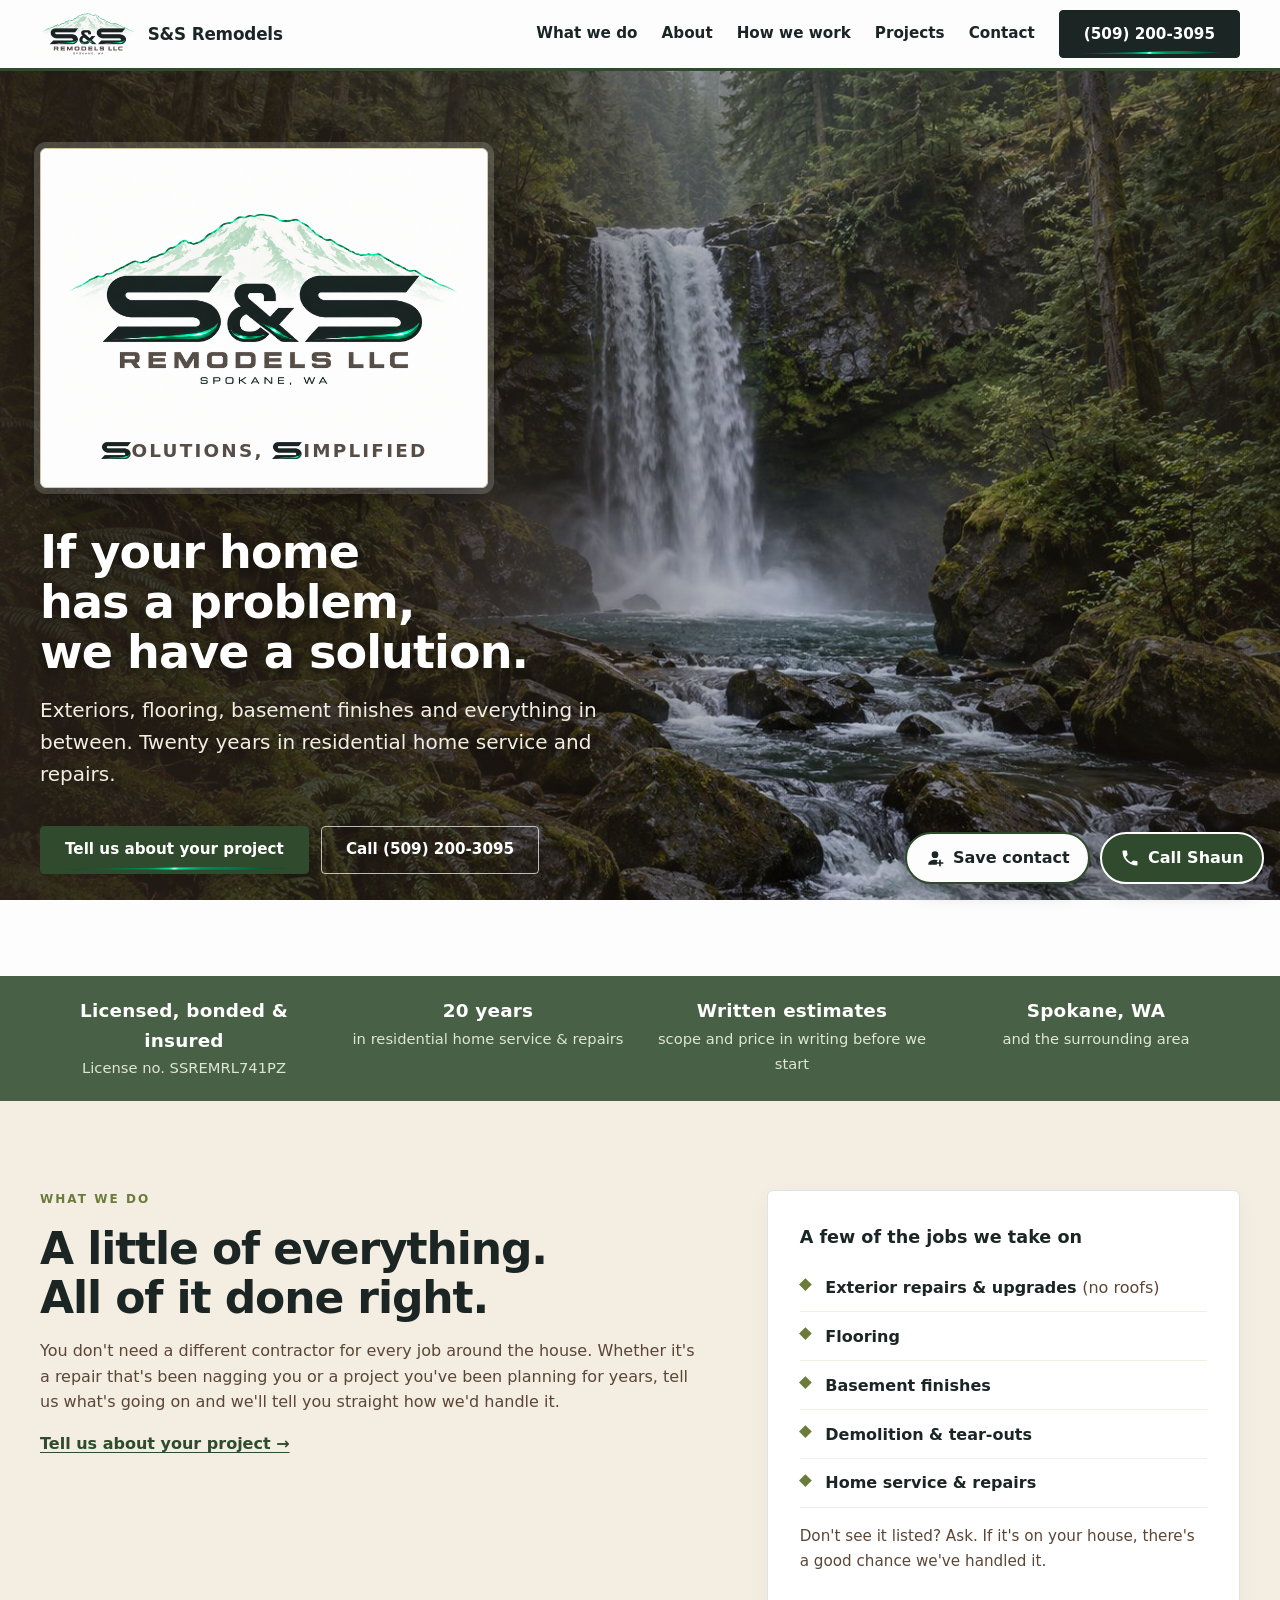
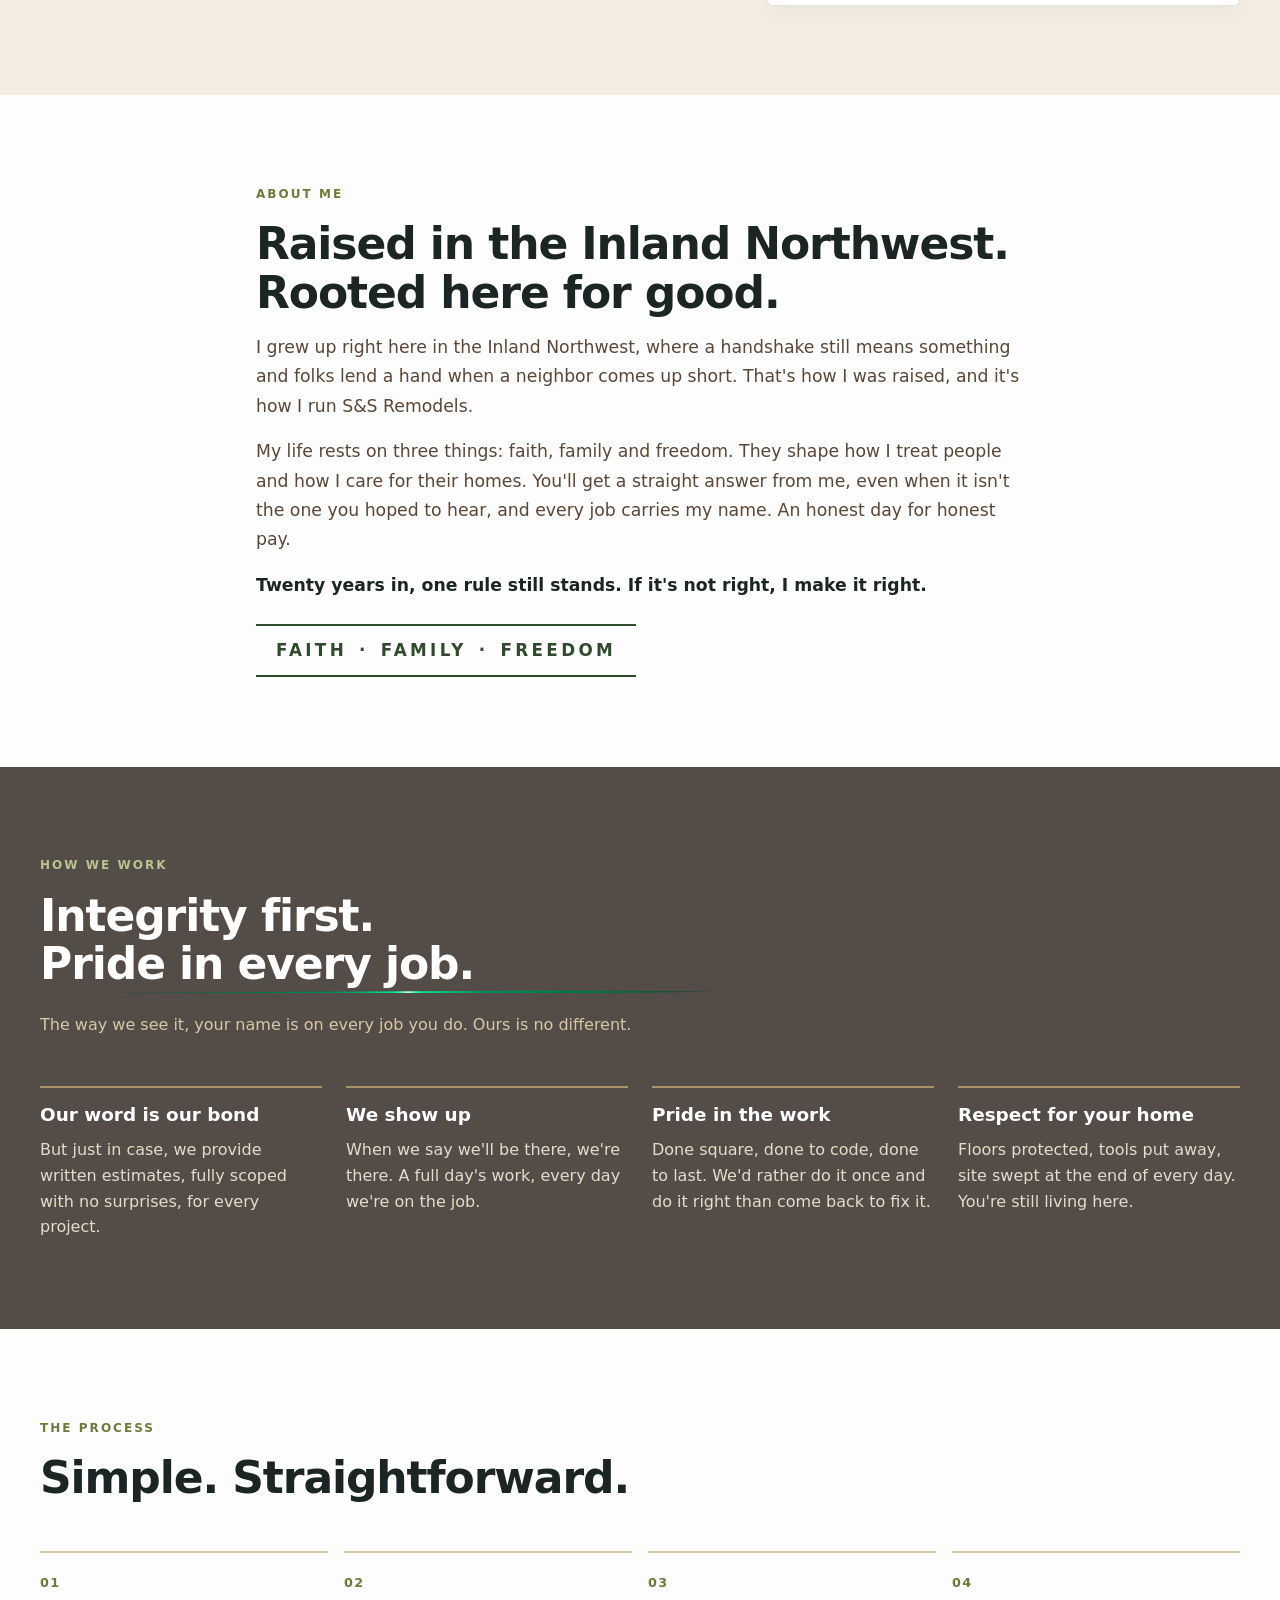
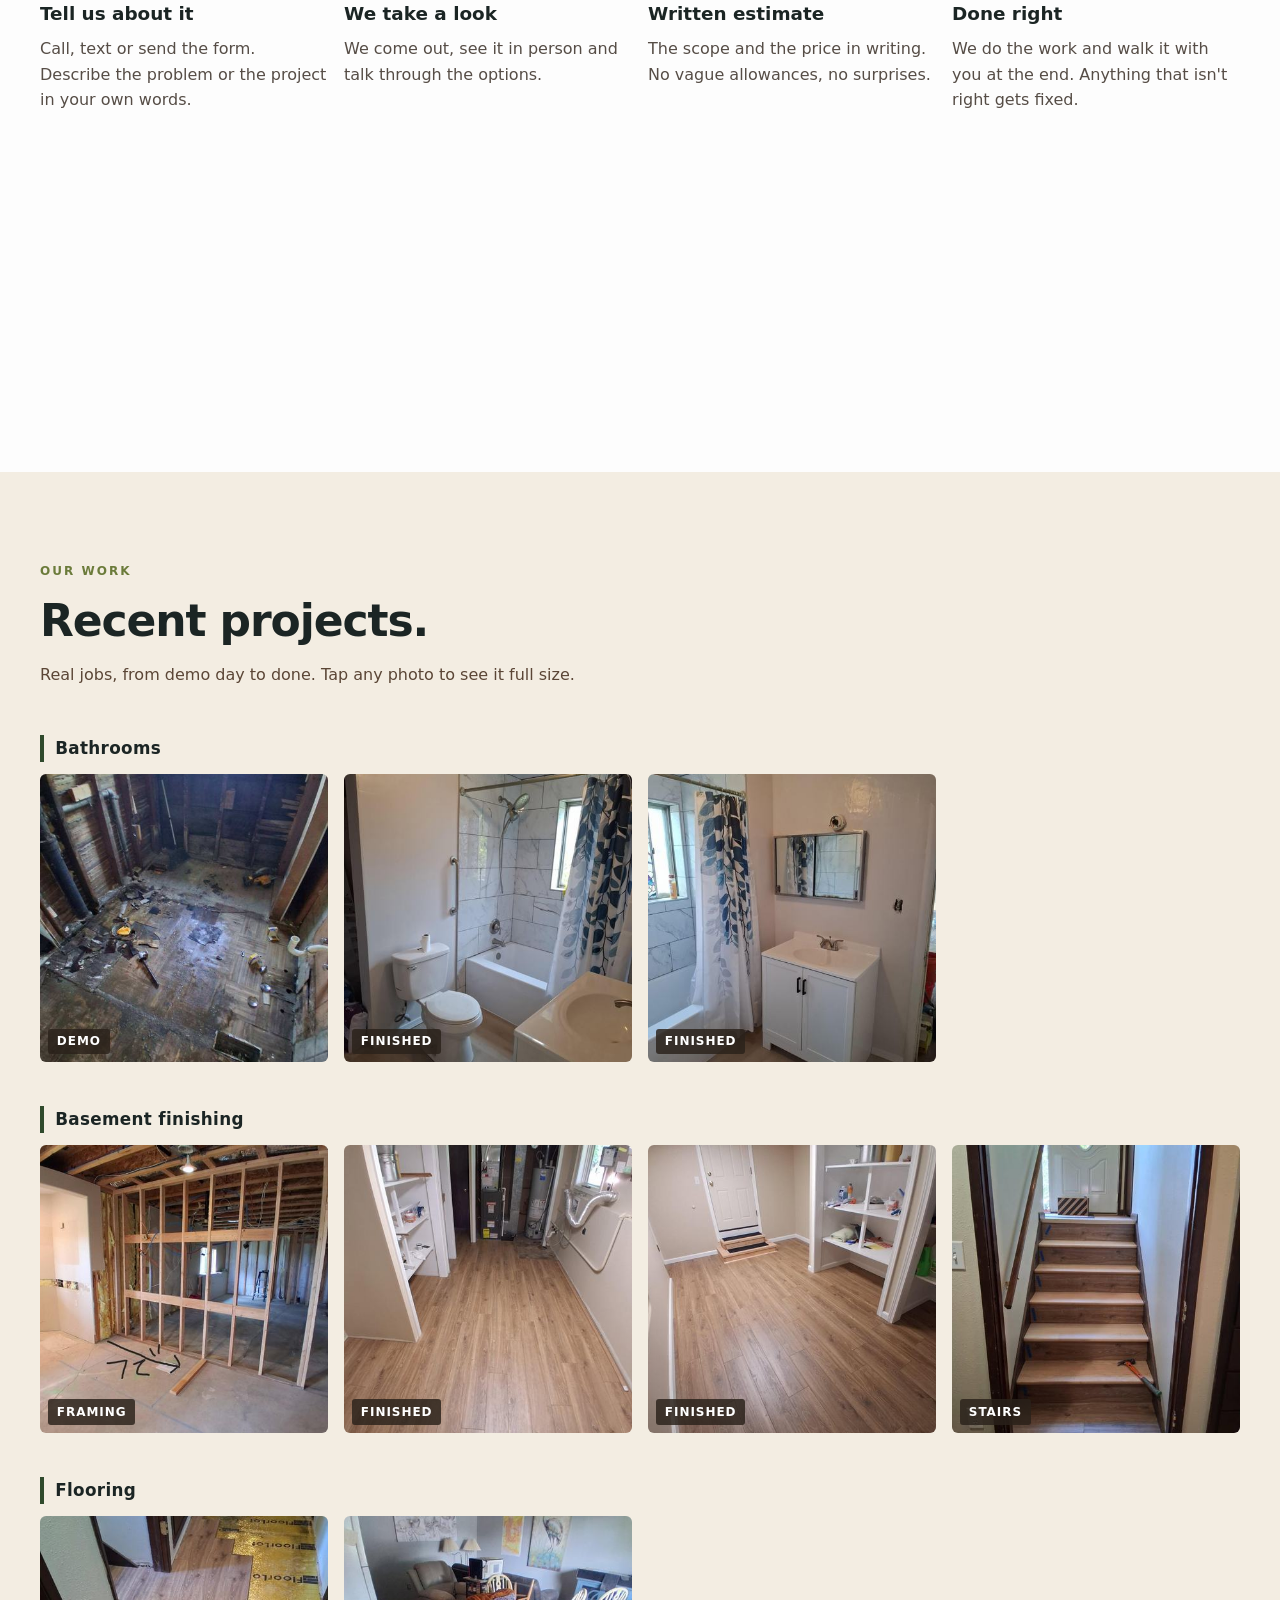
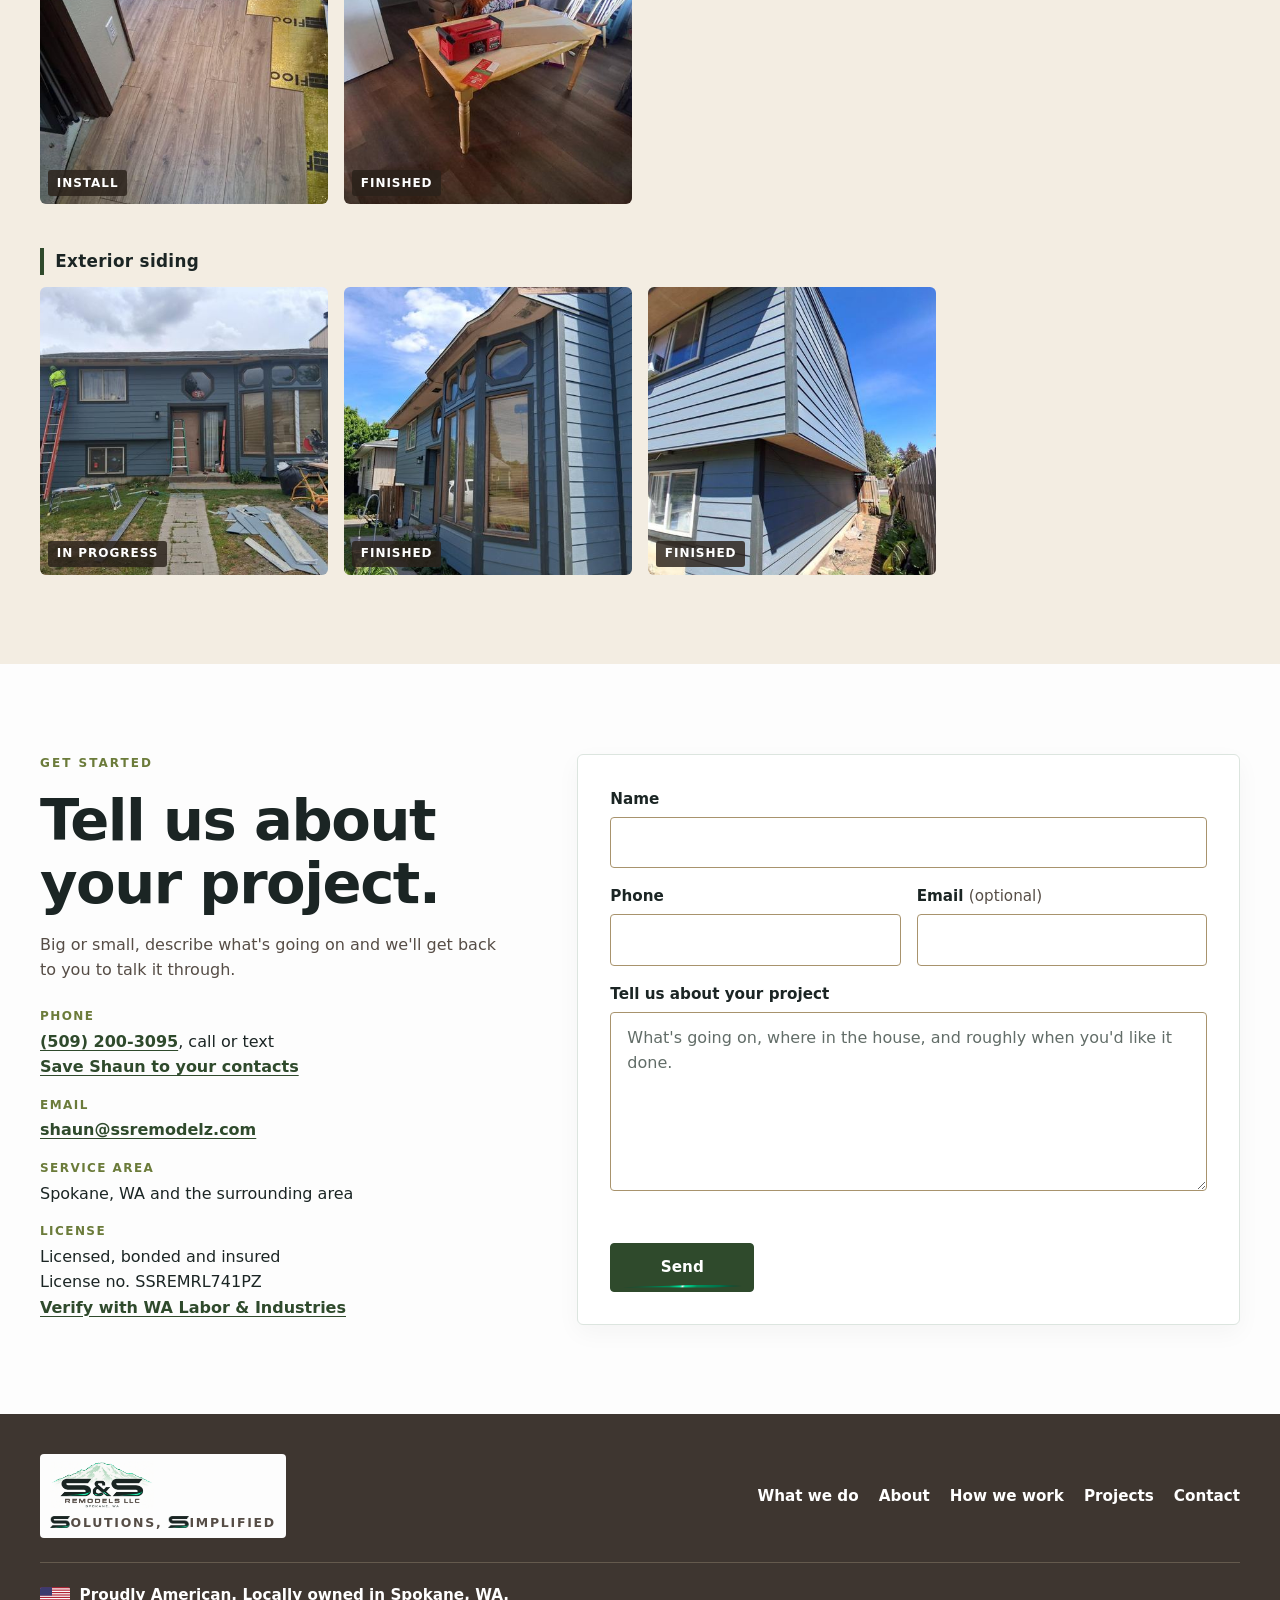
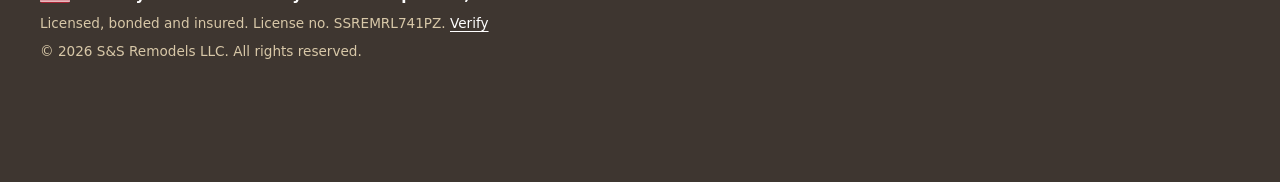
<file: index.html>
<!doctype html>
<html lang="en">
<head>
  <meta charset="utf-8">
  <meta name="viewport" content="width=device-width, initial-scale=1">
  <title>S&amp;S Remodels LLC | Solutions, Simplified | Spokane, WA</title>
  <meta name="description" content="Solutions, Simplified. S&amp;S Remodels LLC: licensed, bonded and insured, with 20 years in residential home service and repairs in Spokane, WA. Exteriors, flooring, basement finishes and everything in between. If your home has a problem, we have a solution.">
  <meta property="og:title" content="S&amp;S Remodels LLC | Solutions, Simplified">
  <meta property="og:description" content="If your home has a problem, we have a solution. Home service and repairs in Spokane, WA.">
  <link rel="canonical" href="https://ssremodelz.com/">
  <meta property="og:url" content="https://ssremodelz.com/">
  <meta property="og:image" content="https://ssremodelz.com/assets/ss-remodels-approved.png">
  <meta property="og:type" content="website">
  <meta name="theme-color" content="#2a211a">
  <link rel="icon" href="assets/ss-logo-trimmed.png" type="image/png">
  <link rel="preload" as="image" href="assets/hero-falls-sm.jpg" media="(max-width: 900px)">
  <link rel="preload" as="image" href="assets/hero-falls.jpg" media="(min-width: 901px)">
  <link rel="stylesheet" href="assets/ss-brand.css">
  <link rel="stylesheet" href="assets/site.css">
</head>
<body>
<div class="ss-brand site">
  <div class="backdrop" aria-hidden="true"></div>

  <a class="skip-link" href="#main">Skip to content</a>

  <!-- ============ HEADER ============ -->
  <header class="site-header">
    <div class="ss-container header-row">
      <a class="header-brand" href="#top" aria-label="S&amp;S Remodels LLC home">
        <img src="assets/ss-logo-trimmed.png" width="1520" height="699" alt="S&amp;S Remodels LLC, Spokane, WA">
        <span class="header-name">S&amp;S Remodels</span>
      </a>

      <button class="nav-toggle" type="button" aria-expanded="false" aria-controls="site-nav">
        <span class="nav-toggle-bars" aria-hidden="true"></span>
        <span class="nav-toggle-label">Menu</span>
      </button>

      <nav class="site-nav" id="site-nav" aria-label="Main">
        <a href="#what-we-do">What we do</a>
        <a href="#about">About</a>
        <a href="#how-we-work">How we work</a>
        <a href="#projects">Projects</a>
        <a href="#contact">Contact</a>
        <a class="ss-button nav-cta" href="tel:+15092003095">(509) 200-3095</a>
      </nav>
    </div>
  </header>

  <main id="main">

    <!-- ============ HERO: static waterfall ============ -->
    <section class="hero" id="top">
      <div class="ss-container hero-inner">
        <div class="hero-col">

        <!-- Logo stays on its own white plaque (approved PNG has an opaque white background). -->
        <div class="plaque">
          <img class="ss-logo plaque-logo" src="assets/ss-remodels-approved.png" width="1536" height="1024"
               alt="S&amp;S Remodels LLC, Spokane, WA" fetchpriority="high">
          <!-- Tagline. The two leading S's are cut from the approved logo (assets/tag-s.png), not a font. -->
          <p class="tagline">
            <span class="sr-only">Solutions, Simplified</span>
            <span class="tagline-visual" aria-hidden="true"><span class="tagline-word"><img class="tagline-s" src="assets/tag-s.png" width="453" height="254" alt="">OLUTIONS,</span> <span class="tagline-word"><img class="tagline-s" src="assets/tag-s.png" width="453" height="254" alt="">IMPLIFIED</span></span>
          </p>
        </div>

        <h1 class="hero-heading">If your home has a problem,<br>we have a solution.</h1>
        <p class="hero-copy">
          Exteriors, flooring, basement finishes and everything in between.
          Twenty years in residential home service and repairs.
        </p>
        <div class="button-row">
          <a class="ss-button btn-earth" href="#contact">Tell us about your project</a>
          <a class="ss-button ss-button--secondary btn-ghost" href="tel:+15092003095">Call (509) 200-3095</a>
        </div>
        </div>
      </div>
    </section>

    <!-- ============ PROOF STRIP ============ -->
    <section class="proof" aria-label="At a glance">
      <ul class="ss-container proof-list" role="list">
        <li><strong>Licensed, bonded &amp; insured</strong><span>License no. SSREMRL741PZ</span></li>
        <li><strong>20 years</strong><span>in residential home service &amp; repairs</span></li>
        <li><strong>Written estimates</strong><span>scope and price in writing before we start</span></li>
        <li><strong>Spokane, WA</strong><span>and the surrounding area</span></li>
      </ul>
    </section>

    <!-- ============ WHAT WE DO (generalized, not a fixed menu) ============ -->
    <section class="ss-section sand" id="what-we-do">
      <div class="ss-container what-grid">
        <div class="section-head">
          <p class="ss-eyebrow">What we do</p>
          <h2 class="ss-heading">A little of everything.<br>All of it done right.</h2>
          <p class="ss-copy">
            You don't need a different contractor for every job around the house. Whether it's
            a repair that's been nagging you or a project you've been planning for years, tell us
            what's going on and we'll tell you straight how we'd handle it.
          </p>
          <a class="ss-link" href="#contact">Tell us about your project →</a>
        </div>

        <div class="ss-card jobs-card">
          <h3>A few of the jobs we take on</h3>
          <ul class="job-list" role="list">
            <li>Exterior repairs &amp; upgrades <span>(no roofs)</span></li>
            <li>Flooring</li>
            <li>Basement finishes</li>
            <li>Demolition &amp; tear-outs</li>
            <li>Home service &amp; repairs</li>
          </ul>
          <p class="jobs-note">Don't see it listed? Ask. If it's on your house, there's a good chance we've handled it.</p>
        </div>
      </div>
    </section>

    <!-- ============ ABOUT ME ============ -->
    <section class="ss-section about" id="about">
      <div class="ss-container about-inner">
        <p class="ss-eyebrow">About me</p>
        <h2 class="ss-heading">Raised in the Inland Northwest. Rooted here for good.</h2>
        <div class="about-copy">
          <p>I grew up right here in the Inland Northwest, where a handshake still means something and folks lend a hand when a neighbor comes up short. That's how I was raised, and it's how I run S&amp;S Remodels.</p>
          <p>My life rests on three things: faith, family and freedom. They shape how I treat people and how I care for their homes. You'll get a straight answer from me, even when it isn't the one you hoped to hear, and every job carries my name. An honest day for honest pay.</p>
          <p class="about-rule">Twenty years in, one rule still stands. If it's not right, I make it right.</p>
        </div>
        <p class="about-banner" aria-label="Faith, Family, Freedom"><span>Faith</span><span aria-hidden="true">·</span><span>Family</span><span aria-hidden="true">·</span><span>Freedom</span></p>
      </div>
    </section>

    <!-- ============ HOW WE WORK (values) ============ -->
    <section class="ss-section timber" id="how-we-work">
      <div class="ss-container">
        <div class="section-head">
          <p class="ss-eyebrow">How we work</p>
          <h2 class="ss-heading ss-chrome-accent values-heading">Integrity first. Pride in every job.</h2>
          <p class="ss-copy">
            The way we see it, your name is on every job you do. Ours is no different.
          </p>
        </div>

        <ul class="value-grid" role="list">
          <li class="value">
            <h3>Our word is our bond</h3>
            <p>But just in case, we provide written estimates, fully scoped with no surprises, for every project.</p>
          </li>
          <li class="value">
            <h3>We show up</h3>
            <p>When we say we'll be there, we're there. A full day's work, every day we're on the job.</p>
          </li>
          <li class="value">
            <h3>Pride in the work</h3>
            <p>Done square, done to code, done to last. We'd rather do it once and do it right than come back to fix it.</p>
          </li>
          <li class="value">
            <h3>Respect for your home</h3>
            <p>Floors protected, tools put away, site swept at the end of every day. You're still living here.</p>
          </li>
        </ul>
      </div>
    </section>

    <!-- ============ PROCESS ============ -->
    <section class="ss-section" id="process">
      <div class="ss-container">
        <div class="section-head">
          <p class="ss-eyebrow">The process</p>
          <h2 class="ss-heading">Simple. Straightforward.</h2>
        </div>

        <ol class="step-list">
          <li class="step">
            <span class="step-num" aria-hidden="true">01</span>
            <h3>Tell us about it</h3>
            <p>Call, text or send the form. Describe the problem or the project in your own words.</p>
          </li>
          <li class="step">
            <span class="step-num" aria-hidden="true">02</span>
            <h3>We take a look</h3>
            <p>We come out, see it in person and talk through the options.</p>
          </li>
          <li class="step">
            <span class="step-num" aria-hidden="true">03</span>
            <h3>Written estimate</h3>
            <p>The scope and the price in writing. No vague allowances, no surprises.</p>
          </li>
          <li class="step">
            <span class="step-num" aria-hidden="true">04</span>
            <h3>Done right</h3>
            <p>We do the work and walk it with you at the end. Anything that isn't right gets fixed.</p>
          </li>
        </ol>
      </div>
    </section>

    <div class="falls-window" aria-hidden="true"></div>

    <!-- ============ PROJECTS ============ -->
    <section class="ss-section sand" id="projects">
      <div class="ss-container">
        <div class="section-head">
          <p class="ss-eyebrow">Our work</p>
          <h2 class="ss-heading">Recent projects.</h2>
          <p class="ss-copy">Real jobs, from demo day to done. Tap any photo to see it full size.</p>
        </div>

        <div class="project-group">
          <h3 class="project-title">Bathrooms</h3>
          <ul class="photo-grid" role="list">
            <li>
              <figure class="photo">
                <a class="photo-link" href="assets/work/bath-demo-1200.jpg"><img src="assets/work/bath-demo-600.jpg" srcset="assets/work/bath-demo-600.jpg 450w, assets/work/bath-demo-1200.jpg 848w" sizes="(min-width: 1000px) 290px, (min-width: 640px) 31vw, 46vw" width="450" height="600" loading="lazy" decoding="async" alt="Bathroom gutted down to the studs and subfloor during demolition"></a>
                <figcaption>Demo</figcaption>
              </figure>
            </li>
            <li>
              <figure class="photo">
                <a class="photo-link" href="assets/work/bath-finished-1-1200.jpg"><img src="assets/work/bath-finished-1-600.jpg" srcset="assets/work/bath-finished-1-600.jpg 450w, assets/work/bath-finished-1-1200.jpg 900w" sizes="(min-width: 1000px) 290px, (min-width: 640px) 31vw, 46vw" width="450" height="600" loading="lazy" decoding="async" alt="Finished bathroom with white tile tub surround, new toilet and new floor"></a>
                <figcaption>Finished</figcaption>
              </figure>
            </li>
            <li>
              <figure class="photo">
                <a class="photo-link" href="assets/work/bath-finished-2-1200.jpg"><img src="assets/work/bath-finished-2-600.jpg" srcset="assets/work/bath-finished-2-600.jpg 450w, assets/work/bath-finished-2-1200.jpg 900w" sizes="(min-width: 1000px) 290px, (min-width: 640px) 31vw, 46vw" width="450" height="600" loading="lazy" decoding="async" alt="Finished bathroom with white vanity, mirror cabinet and tile tub surround"></a>
                <figcaption>Finished</figcaption>
              </figure>
            </li>
          </ul>
        </div>
        <div class="project-group">
          <h3 class="project-title">Basement finishing</h3>
          <ul class="photo-grid" role="list">
            <li>
              <figure class="photo">
                <a class="photo-link" href="assets/work/basement-framing-1200.jpg"><img src="assets/work/basement-framing-600.jpg" srcset="assets/work/basement-framing-600.jpg 600w, assets/work/basement-framing-1200.jpg 1200w" sizes="(min-width: 1000px) 290px, (min-width: 640px) 31vw, 46vw" width="600" height="450" loading="lazy" decoding="async" alt="Basement with new wall framing going up"></a>
                <figcaption>Framing</figcaption>
              </figure>
            </li>
            <li>
              <figure class="photo">
                <a class="photo-link" href="assets/work/basement-finished-1-1200.jpg"><img src="assets/work/basement-finished-1-600.jpg" srcset="assets/work/basement-finished-1-600.jpg 450w, assets/work/basement-finished-1-1200.jpg 900w" sizes="(min-width: 1000px) 290px, (min-width: 640px) 31vw, 46vw" width="450" height="600" loading="lazy" decoding="async" alt="Finished basement hallway with new wood-look plank floor and open shelving"></a>
                <figcaption>Finished</figcaption>
              </figure>
            </li>
            <li>
              <figure class="photo">
                <a class="photo-link" href="assets/work/basement-finished-2-1200.jpg"><img src="assets/work/basement-finished-2-600.jpg" srcset="assets/work/basement-finished-2-600.jpg 600w, assets/work/basement-finished-2-1200.jpg 1200w" sizes="(min-width: 1000px) 290px, (min-width: 640px) 31vw, 46vw" width="600" height="450" loading="lazy" decoding="async" alt="Finished basement room with new floor, built-in shelving and entry step"></a>
                <figcaption>Finished</figcaption>
              </figure>
            </li>
            <li>
              <figure class="photo">
                <a class="photo-link" href="assets/work/basement-stairs-1200.jpg"><img src="assets/work/basement-stairs-600.jpg" srcset="assets/work/basement-stairs-600.jpg 450w, assets/work/basement-stairs-1200.jpg 900w" sizes="(min-width: 1000px) 290px, (min-width: 640px) 31vw, 46vw" width="450" height="600" loading="lazy" decoding="async" alt="Basement stairway with new treads and handrail"></a>
                <figcaption>Stairs</figcaption>
              </figure>
            </li>
          </ul>
        </div>
        <div class="project-group">
          <h3 class="project-title">Flooring</h3>
          <ul class="photo-grid" role="list">
            <li>
              <figure class="photo">
                <a class="photo-link" href="assets/work/floor-install-1200.jpg"><img src="assets/work/floor-install-600.jpg" srcset="assets/work/floor-install-600.jpg 450w, assets/work/floor-install-1200.jpg 848w" sizes="(min-width: 1000px) 290px, (min-width: 640px) 31vw, 46vw" width="450" height="600" loading="lazy" decoding="async" alt="Wood-look plank flooring being laid over underlayment"></a>
                <figcaption>Install</figcaption>
              </figure>
            </li>
            <li>
              <figure class="photo">
                <a class="photo-link" href="assets/work/floor-finished-1200.jpg"><img src="assets/work/floor-finished-600.jpg" srcset="assets/work/floor-finished-600.jpg 600w, assets/work/floor-finished-1200.jpg 1200w" sizes="(min-width: 1000px) 290px, (min-width: 640px) 31vw, 46vw" width="600" height="450" loading="lazy" decoding="async" alt="Finished dark wood-look floor in a dining and living area"></a>
                <figcaption>Finished</figcaption>
              </figure>
            </li>
          </ul>
        </div>
        <div class="project-group">
          <h3 class="project-title">Exterior siding</h3>
          <ul class="photo-grid" role="list">
            <li>
              <figure class="photo">
                <a class="photo-link" href="assets/work/siding-progress-1200.jpg"><img src="assets/work/siding-progress-600.jpg" srcset="assets/work/siding-progress-600.jpg 600w, assets/work/siding-progress-1200.jpg 1200w" sizes="(min-width: 1000px) 290px, (min-width: 640px) 31vw, 46vw" width="600" height="450" loading="lazy" decoding="async" alt="Front of a house during a siding job, with ladders and materials on the lawn"></a>
                <figcaption>In progress</figcaption>
              </figure>
            </li>
            <li>
              <figure class="photo">
                <a class="photo-link" href="assets/work/siding-finished-1-1200.jpg"><img src="assets/work/siding-finished-1-600.jpg" srcset="assets/work/siding-finished-1-600.jpg 600w, assets/work/siding-finished-1-1200.jpg 1200w" sizes="(min-width: 1000px) 290px, (min-width: 640px) 31vw, 46vw" width="600" height="450" loading="lazy" decoding="async" alt="Finished blue lap siding and trim around tall front windows"></a>
                <figcaption>Finished</figcaption>
              </figure>
            </li>
            <li>
              <figure class="photo">
                <a class="photo-link" href="assets/work/siding-finished-2-1200.jpg"><img src="assets/work/siding-finished-2-600.jpg" srcset="assets/work/siding-finished-2-600.jpg 600w, assets/work/siding-finished-2-1200.jpg 1131w" sizes="(min-width: 1000px) 290px, (min-width: 640px) 31vw, 46vw" width="600" height="450" loading="lazy" decoding="async" alt="Finished blue lap siding along the side of the house"></a>
                <figcaption>Finished</figcaption>
              </figure>
            </li>
          </ul>
        </div>
      </div>
    </section>

    <!-- ============ CONTACT ============ -->
    <section class="ss-section" id="contact">
      <div class="ss-container contact-grid">
        <div class="contact-intro">
          <p class="ss-eyebrow">Get started</p>
          <h2 class="ss-heading">Tell us about your project.</h2>
          <p class="ss-copy">
            Big or small, describe what's going on and we'll get back to you to talk it through.
          </p>

          <dl class="contact-details">
            <div>
              <dt>Phone</dt>
              <dd><a class="ss-link" href="tel:+15092003095">(509) 200-3095</a>, call or text<br><a class="ss-link" href="shaun-thill.vcf" type="text/vcard">Save Shaun to your contacts</a></dd>
            </div>
            <div>
              <dt>Email</dt>
              <dd><a class="ss-link" href="mailto:shaun@ssremodelz.com">shaun@ssremodelz.com</a></dd>
            </div>
            <div>
              <dt>Service area</dt>
              <dd>Spokane, WA and the surrounding area</dd>
            </div>
            <div>
              <dt>License</dt>
              <dd>Licensed, bonded and insured<br>License no. SSREMRL741PZ<br><a class="ss-link" href="https://secure.lni.wa.gov/verify/" target="_blank" rel="noopener">Verify with WA Labor &amp; Industries</a></dd>
            </div>
          </dl>
        </div>

        <!-- Form delivery: FormSubmit (formsubmit.co), no account; the first submission sends a
             one-time activation email per site address. The action uses FormSubmit's alias so the destination inbox isn't exposed in the page. -->
        <form class="ss-card contact-form" id="estimate-form" action="https://formsubmit.co/0e6947c644bed5fd8c0b3c70bc69d026" method="post" novalidate>
          <input type="hidden" name="_subject" value="New project request from ssremodelz.com">
          <input type="hidden" name="_template" value="table">
          <input type="hidden" name="_captcha" value="false">
          <input type="hidden" name="_next" value="https://ssremodelz.com/?sent=1#contact">
          <input type="text" name="_honey" style="display:none" tabindex="-1" autocomplete="off">

          <div class="field">
            <label for="f-name">Name</label>
            <input class="ss-input" id="f-name" name="name" type="text" autocomplete="name" required>
            <p class="field-error" id="f-name-error" hidden>Please enter your name.</p>
          </div>

          <div class="field-row">
            <div class="field">
              <label for="f-phone">Phone</label>
              <input class="ss-input" id="f-phone" name="phone" type="tel" autocomplete="tel" inputmode="tel" required>
              <p class="field-error" id="f-phone-error" hidden>Please enter a phone number.</p>
            </div>
            <div class="field">
              <label for="f-email">Email <span class="optional">(optional)</span></label>
              <input class="ss-input" id="f-email" name="email" type="email" autocomplete="email" inputmode="email">
              <p class="field-error" id="f-email-error" hidden>That email address doesn't look right.</p>
            </div>
          </div>

          <div class="field">
            <label for="f-message">Tell us about your project</label>
            <textarea class="ss-input" id="f-message" name="message" rows="6" required
                      placeholder="What's going on, where in the house, and roughly when you'd like it done."></textarea>
            <p class="field-error" id="f-message-error" hidden>Give us a sentence or two about the job.</p>
          </div>

          <p class="form-status" id="form-status" role="status" aria-live="polite"></p>

          <button class="ss-button btn-earth form-submit" type="submit">Send</button>
        </form>
      </div>
    </section>

  </main>

  <!-- ============ FOOTER ============ -->
  <footer class="site-footer">
    <div class="ss-container footer-row">
      <div class="footer-brand">
        <div class="footer-plaque">
          <img src="assets/ss-logo-trimmed.png" width="1520" height="699" alt="S&amp;S Remodels LLC, Spokane, WA">
          <p class="tagline tagline--small">
            <span class="sr-only">Solutions, Simplified</span>
            <span class="tagline-visual" aria-hidden="true"><span class="tagline-word"><img class="tagline-s" src="assets/tag-s.png" width="453" height="254" alt="">OLUTIONS,</span> <span class="tagline-word"><img class="tagline-s" src="assets/tag-s.png" width="453" height="254" alt="">IMPLIFIED</span></span>
          </p>
        </div>
      </div>
      <nav class="footer-nav" aria-label="Footer">
        <a href="#what-we-do">What we do</a>
        <a href="#about">About</a>
        <a href="#how-we-work">How we work</a>
        <a href="#projects">Projects</a>
        <a href="#contact">Contact</a>
      </nav>
      <div class="footer-legal">
        <p class="proud">
          <svg class="flag" viewBox="0 0 38 20" width="30" height="16" aria-hidden="true" focusable="false">
            <rect width="38" height="20" fill="#b22234"/>
            <g fill="#fff"><rect y="1.54" width="38" height="1.54"/><rect y="4.62" width="38" height="1.54"/><rect y="7.69" width="38" height="1.54"/><rect y="10.77" width="38" height="1.54"/><rect y="13.85" width="38" height="1.54"/><rect y="16.92" width="38" height="1.54"/></g>
            <rect width="15.2" height="10.77" fill="#3c3b6e"/>
          </svg>
          Proudly American. Locally owned in Spokane, WA.
        </p>
        <p>Licensed, bonded and insured. License no. SSREMRL741PZ. <a class="legal-link" href="https://secure.lni.wa.gov/verify/" target="_blank" rel="noopener">Verify</a></p>
        <p>© <span id="year">2026</span> S&amp;S Remodels LLC. All rights reserved.</p>
      </div>
    </div>
  </footer>

  <!-- photo viewer (progressive: links open the image directly without JS) -->
  <dialog class="lightbox" id="lightbox" aria-label="Project photo">
    <button class="lightbox-close" type="button" aria-label="Close photo">Close</button>
    <img alt="">
  </dialog>

  <!-- ============ FLOATING CONTACT BUTTONS (persistent) ============ -->
  <div class="fab" role="group" aria-label="Contact Shaun">
    <a class="fab-btn fab-save" href="shaun-thill.vcf" type="text/vcard">
      <svg viewBox="0 0 24 24" width="20" height="20" aria-hidden="true" focusable="false"><path fill="currentColor" d="M12 12a4 4 0 1 0-4-4 4 4 0 0 0 4 4Zm0 2c-3.3 0-8 1.7-8 5v1h10.3a6 6 0 0 1-.3-2 6 6 0 0 1 1.1-3.5A12 12 0 0 0 12 14Zm7 0h-2v3h-3v2h3v3h2v-3h3v-2h-3Z"/></svg>
      <span>Save contact</span>
    </a>
    <a class="fab-btn fab-call" href="tel:+15092003095">
      <svg viewBox="0 0 24 24" width="20" height="20" aria-hidden="true" focusable="false"><path fill="currentColor" d="M6.6 10.8a15.2 15.2 0 0 0 6.6 6.6l2.2-2.2a1 1 0 0 1 1-.25 11.4 11.4 0 0 0 3.6.57 1 1 0 0 1 1 1V20a1 1 0 0 1-1 1A17 17 0 0 1 3 4a1 1 0 0 1 1-1h3.5a1 1 0 0 1 1 1 11.4 11.4 0 0 0 .57 3.6 1 1 0 0 1-.25 1Z"/></svg>
      <span>Call Shaun</span>
    </a>
  </div>

</div>
<script src="assets/site.js" defer></script>
</body>
</html>
</file>
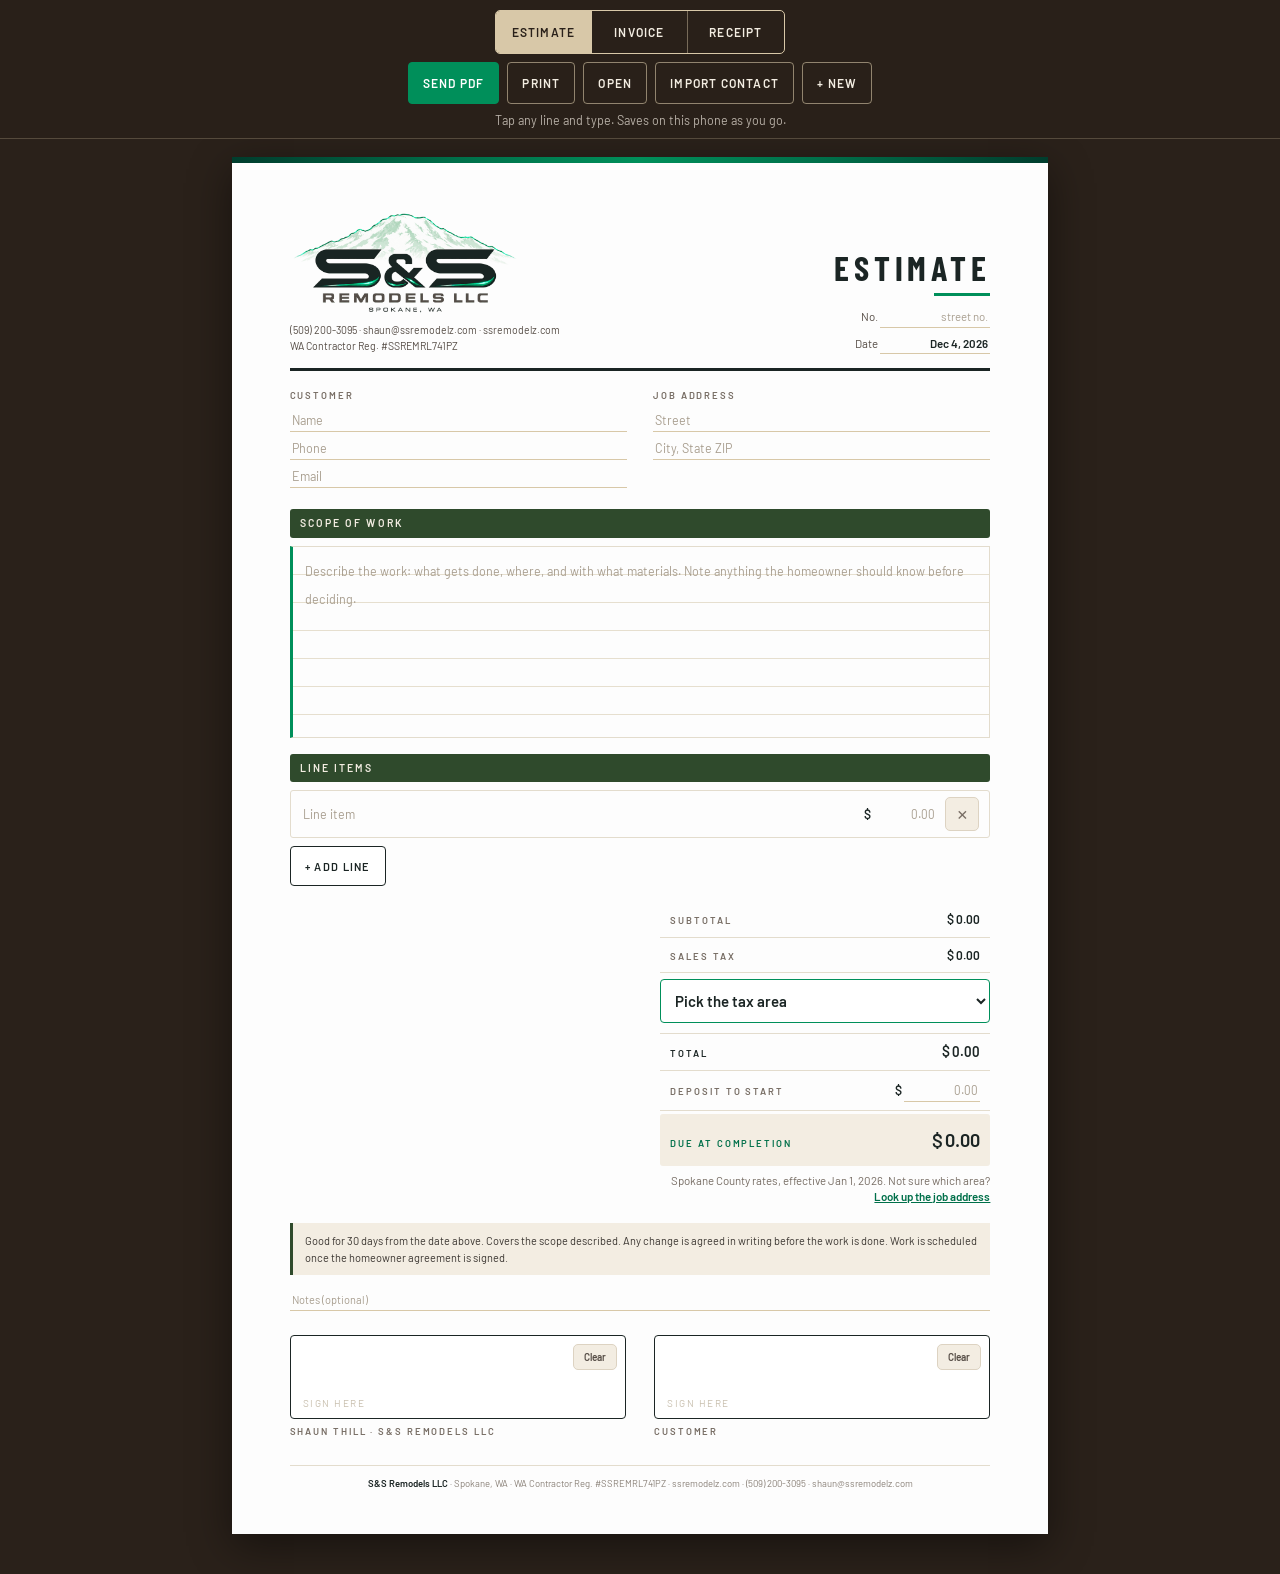
<file: receipt.html>
<!DOCTYPE html>
<html lang="en">
<head>
<meta charset="utf-8">
<meta name="viewport" content="width=device-width, initial-scale=1, viewport-fit=cover">
<meta name="robots" content="noindex,nofollow">
<meta name="theme-color" content="#2a211a">
<meta name="mobile-web-app-capable" content="yes">
<meta name="apple-mobile-web-app-capable" content="yes">
<meta name="apple-mobile-web-app-status-bar-style" content="black">
<meta name="apple-mobile-web-app-title" content="S&amp;S Receipt">
<link rel="manifest" href="/receipt-manifest.json">
<link rel="icon" type="image/png" href="/assets/receipt-icon-192.png">
<link rel="apple-touch-icon" href="/assets/receipt-icon-192.png">
<title>Estimate · S&amp;S Remodels</title>
<link rel="stylesheet" href="/assets/receipt.css">
</head>
<body class="mode-estimate">

<div class="bar">
  <div class="modes" role="group" aria-label="Document type">
    <button type="button" data-mode="Estimate" aria-pressed="true">Estimate</button>
    <button type="button" data-mode="Invoice" aria-pressed="false">Invoice</button>
    <button type="button" data-mode="Receipt" aria-pressed="false">Receipt</button>
  </div>
  <div class="acts">
    <button type="button" class="pri" id="btnShare">Send PDF</button>
    <button type="button" id="btnPrint">Print</button>
    <button type="button" id="btnOpen">Open</button>
    <button type="button" id="btnContact">Import contact</button>
    <button type="button" id="btnNew">+ New</button>
  </div>
  <input type="file" id="vcf" accept=".vcf,text/vcard,text/x-vcard,text/directory" hidden>
  <div class="hint" id="hint" aria-live="polite">Tap any line and type. Saves on this phone as you go.</div>
</div>

<main class="sheet" id="sheet">
  <div class="band" aria-hidden="true"></div>

  <header class="lh">
    <div class="brand">
      <img src="/assets/receipt-logo.png" alt="S&amp;S Remodels LLC, Spokane, WA" width="760" height="350">
      <div class="who">
        <div>(509) 200-3095 · shaun@ssremodelz.com · ssremodelz.com</div>
        <div>WA Contractor Reg. #SSREMRL741PZ</div>
      </div>
    </div>
    <div class="doc">
      <h1 class="t" id="docTitle">Estimate</h1>
      <div class="meta">
        <span>No. <b contenteditable="true" data-k="num" data-ph="street no." enterkeyhint="done"></b></span>
        <span>Date <b contenteditable="true" data-k="date" data-ph="Nov 19, 2026" enterkeyhint="done"></b></span>
      </div>
    </div>
  </header>

  <section class="two">
    <div>
      <div class="lbl">Customer</div>
      <div class="fld" contenteditable="true" data-k="cname" data-ph="Name" enterkeyhint="next"></div>
      <div class="fld" contenteditable="true" data-k="cphone" data-ph="Phone" inputmode="tel" enterkeyhint="next"></div>
      <div class="fld" contenteditable="true" data-k="cemail" data-ph="Email" inputmode="email" enterkeyhint="next"></div>
    </div>
    <div>
      <div class="lbl">Job address</div>
      <div class="fld" contenteditable="true" data-k="addr1" data-ph="Street" enterkeyhint="next"></div>
      <div class="fld" contenteditable="true" data-k="addr2" data-ph="City, State ZIP" enterkeyhint="done"></div>
    </div>
  </section>

  <section id="svcSec">
    <h2 class="bar-h" id="svcHead">Scope of work</h2>
    <div class="svc" id="svcBox" contenteditable="true" data-k="svc" data-ph="Describe the work: what gets done, where, and with what materials."></div>
  </section>

  <section class="items-sec">
    <h2 class="bar-h">Line items</h2>
    <div class="items" id="items"></div>
    <button type="button" class="addrow" id="btnAdd">+ Add line</button>
  </section>

  <div class="money">
    <div class="stampwrap"><span class="stamp off" id="stamp" role="button" tabindex="0" aria-pressed="false">Paid in full</span></div>
  <div class="totals" id="totals">
    <div class="row"><span class="l">Subtotal</span><span class="v">$<span id="sub">0.00</span></span></div>
    <div class="row"><span class="l">Sales tax <span class="rate" id="rateWrap" hidden><b contenteditable="true" data-k="rate" data-ph="0.0" inputmode="decimal" enterkeyhint="done"></b>%</span><span class="taxloc" id="taxLocTxt"></span></span><span class="v">$<span id="tax">0.00</span></span></div>
    <div class="row taxpick screen-only"><select id="taxArea" aria-label="Sales tax area"></select></div>
    <div class="row tot"><span class="l">Total</span><span class="v">$<span id="total">0.00</span></span></div>
    <div class="row" id="paidRow"><span class="l" id="paidLbl">Deposit to start</span><span class="v">$<b contenteditable="true" data-k="paid" data-ph="0.00" inputmode="decimal" enterkeyhint="done"></b></span></div>
    <div class="row method" id="methodRow"><span class="l">Paid by</span><span class="v"><b contenteditable="true" data-k="method" data-ph="Cash / Check / Card" enterkeyhint="done"></b></span></div>
    <div class="row bal" id="balRow"><span class="l" id="balLbl">Due at completion</span><span class="v">$<span id="bal">0.00</span></span></div>
  </div>
  </div>
  <p class="taxhint screen-only">Spokane County rates, effective Jan 1, 2026. Not sure which area? <a href="https://webgis.dor.wa.gov/taxratelookup/SalesTax.aspx" target="_blank" rel="noopener">Look up the job address</a></p>

  <div class="terms" id="terms" contenteditable="true" data-k="terms" data-ph="Terms (optional)"></div>
  <div class="note" id="note" contenteditable="true" data-k="note" data-ph="Notes (optional)"></div>

  <section class="sigs">
    <div>
      <div class="sig-pad"><canvas id="sigShaun"></canvas><span class="sig-hint">Sign here</span><button type="button" class="sig-clear" data-sig="sigShaun">Clear</button></div>
      <div class="s">Shaun Thill · S&amp;S Remodels LLC</div>
    </div>
    <div>
      <div class="sig-pad"><canvas id="sigCust"></canvas><span class="sig-hint">Sign here</span><button type="button" class="sig-clear" data-sig="sigCust">Clear</button></div>
      <div class="s">Customer</div>
    </div>
  </section>

  <footer class="foot"><b>S&amp;S Remodels LLC</b> · Spokane, WA · WA Contractor Reg. #SSREMRL741PZ · ssremodelz.com · (509) 200-3095 · shaun@ssremodelz.com</footer>
</main>

<dialog class="jobs" id="jobsDlg" aria-labelledby="jobsTitle">
  <div class="jobs-head"><h2 id="jobsTitle">Saved on this phone</h2><button type="button" class="close" id="jobsClose">Close</button></div>
  <div class="jobs-body">
    <p class="jobs-tip">Tap a job to keep working on it. Copy starts a new one from it.</p>
    <ul class="jobs-list" id="jobsList"></ul>
    <p class="jobs-empty" id="jobsEmpty">Nothing saved yet. Jobs save here as you type.</p>
    <button type="button" class="openpdf" id="btnOpenPdf">Open a PDF made here</button>
    <input type="file" id="pdfIn" accept="application/pdf,.pdf" hidden>
  </div>
</dialog>

<script src="/assets/receipt.js"></script>
</body>
</html>
</file>
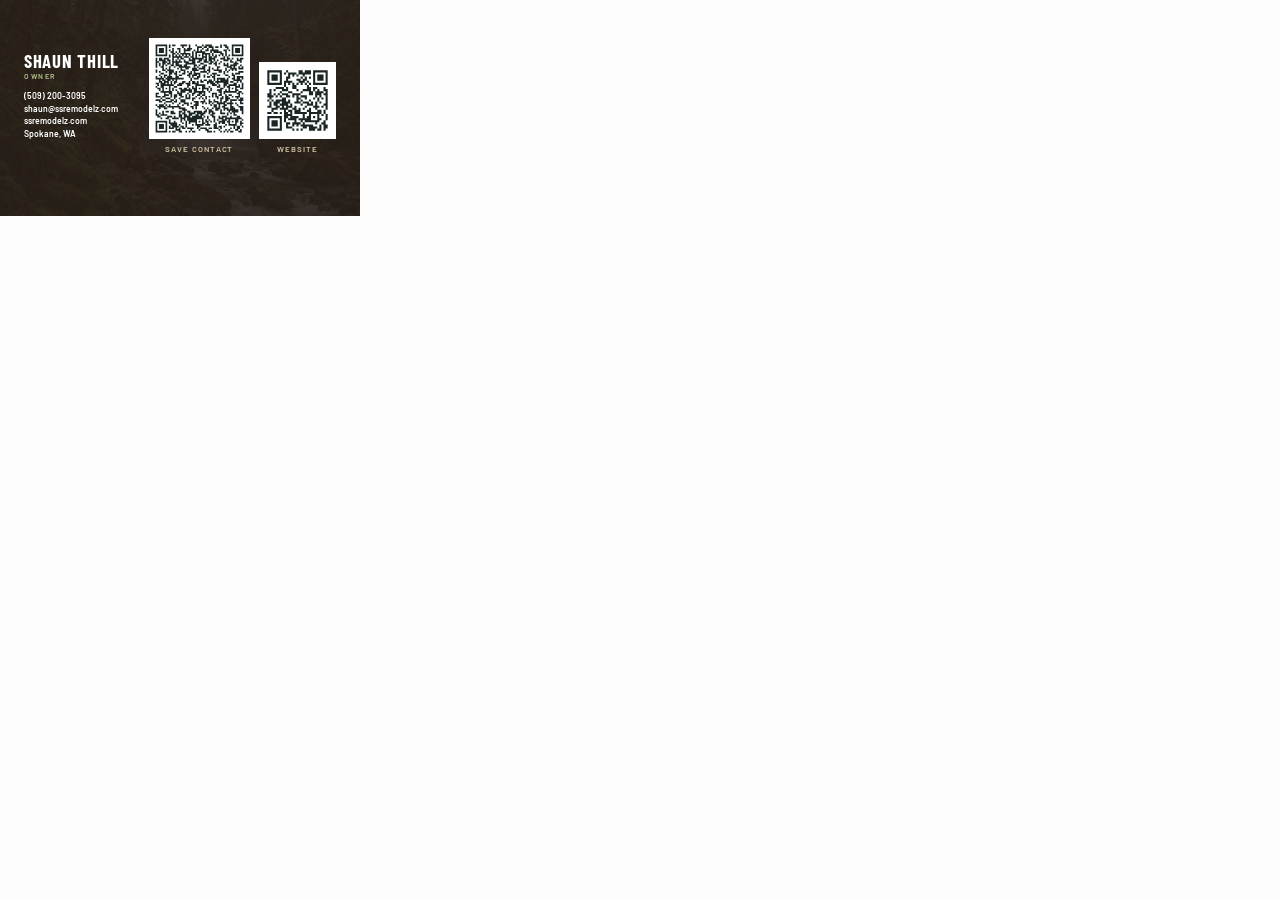
<file: print/cards/html/d1-back.html>
<!doctype html><html lang="en"><head><meta charset="utf-8"><style>
@font-face{font-family:'Barlow';font-weight:400;src:url(../fonts/barlow-latin-400-normal.woff2) format('woff2')}
@font-face{font-family:'Barlow';font-weight:600;src:url(../fonts/barlow-latin-600-normal.woff2) format('woff2')}
@font-face{font-family:'Barlow';font-weight:700;src:url(../fonts/barlow-latin-700-normal.woff2) format('woff2')}
@font-face{font-family:'Barlow Condensed';font-weight:600;src:url(../fonts/barlow-condensed-latin-600-normal.woff2) format('woff2')}
@font-face{font-family:'Barlow Condensed';font-weight:700;src:url(../fonts/barlow-condensed-latin-700-normal.woff2) format('woff2')}
@page{size:3.75in 2.25in;margin:0}
*{box-sizing:border-box;margin:0;padding:0;-webkit-print-color-adjust:exact;print-color-adjust:exact}
html,body{width:3.75in;height:2.25in;background:#fdfdfd}
:root{--ink:#1b2524;--gray:#564d46;--forest:#2f4a2c;--timber:#2a211a;--sand:#f3ede2;--tan:#d8c8a8;--moss:#6b7b3a;--mosslt:#b9c48f;--brown:#5b4636;--paper:#fdfdfd}
.face{position:relative;width:3.75in;height:2.25in;overflow:hidden;font-family:'Barlow',sans-serif;color:var(--ink);background:var(--paper)}
.abs{position:absolute}
.photo{position:absolute;inset:0;background:url(../../../assets/hero-falls.jpg) center/cover no-repeat}
.shade{position:absolute;inset:0}
.plaque{position:absolute;background:var(--paper);border-radius:.03in}
.logo{display:block;width:100%;height:auto}
.tagline{font-weight:700;text-transform:uppercase;letter-spacing:.14em;color:var(--gray);white-space:nowrap;line-height:1;text-align:center}
.tagline .w{white-space:nowrap}
.tagline img{height:.92em;width:auto;vertical-align:-.06em;margin-right:.04em}
.qr{position:absolute;background:#fff}
.qr img{display:block;width:100%;height:100%}
.qlabel{position:absolute;font-size:6pt;font-weight:600;letter-spacing:.12em;text-transform:uppercase;text-align:center;line-height:1;white-space:nowrap}
.name{font-family:'Barlow Condensed',sans-serif;font-weight:700;text-transform:uppercase;letter-spacing:.04em;line-height:.95}
.role{font-weight:600;font-size:5.5pt;letter-spacing:.22em;text-transform:uppercase;line-height:1}
.lines p{font-size:6.5pt;line-height:1.45;white-space:nowrap}
.col{position:absolute;display:flex;flex-direction:column}
</style></head><body><div class="face"><div class="photo"></div><div class="shade" style="background:rgba(42,33,26,.9)"></div><div class="col keep" style="left:0.25in;top:0.25in;width:1.2in;height:1.5in;justify-content:center"><div class="name" style="font-size:14pt;color:#fff">Shaun Thill</div><div class="role" style="color:var(--mosslt);margin:.04in 0 .1in">Owner</div><div class="lines" style="color:#fff;font-weight:600"><p>(509) 200-3095</p><p>shaun@ssremodelz.com</p><p>ssremodelz.com</p><p>Spokane, WA</p></div></div><div class="qr keep" data-qr="qr-save-contact.svg" style="left:1.55in;top:0.4in;width:1.05in;height:1.05in"><img src="../../qr-save-contact.svg" alt=""></div><div class="qlabel keep" style="left:1.55in;top:1.51in;width:1.05in;color:var(--tan)">Save contact</div><div class="qr keep" data-qr="qr-website.svg" style="left:2.7in;top:0.65in;width:0.8in;height:0.8in"><img src="../../qr-website.svg" alt=""></div><div class="qlabel keep" style="left:2.7in;top:1.51in;width:0.8in;color:var(--tan)">Website</div></div></body></html>
</file>
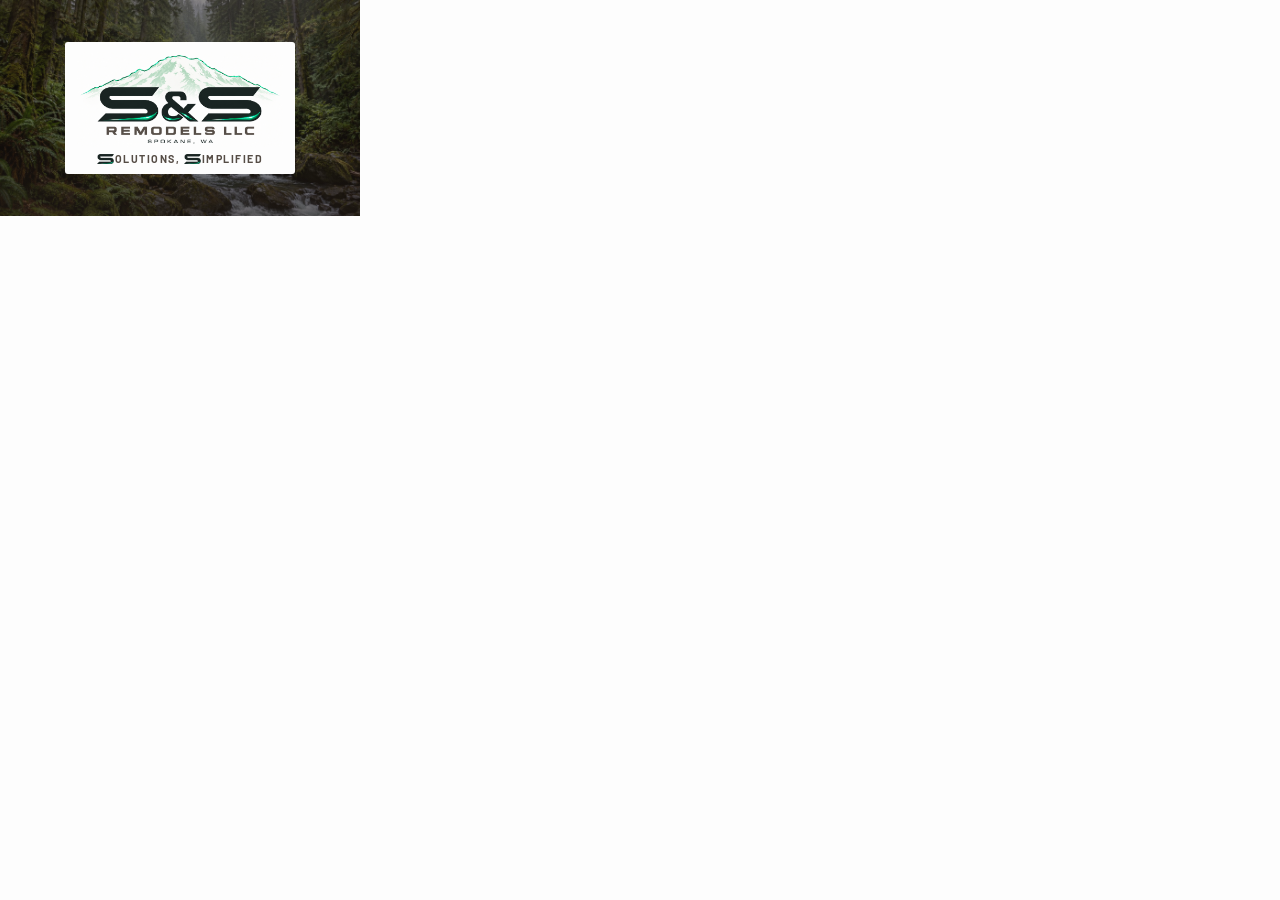
<file: print/cards/html/d1-front.html>
<!doctype html><html lang="en"><head><meta charset="utf-8"><style>
@font-face{font-family:'Barlow';font-weight:400;src:url(../fonts/barlow-latin-400-normal.woff2) format('woff2')}
@font-face{font-family:'Barlow';font-weight:600;src:url(../fonts/barlow-latin-600-normal.woff2) format('woff2')}
@font-face{font-family:'Barlow';font-weight:700;src:url(../fonts/barlow-latin-700-normal.woff2) format('woff2')}
@font-face{font-family:'Barlow Condensed';font-weight:600;src:url(../fonts/barlow-condensed-latin-600-normal.woff2) format('woff2')}
@font-face{font-family:'Barlow Condensed';font-weight:700;src:url(../fonts/barlow-condensed-latin-700-normal.woff2) format('woff2')}
@page{size:3.75in 2.25in;margin:0}
*{box-sizing:border-box;margin:0;padding:0;-webkit-print-color-adjust:exact;print-color-adjust:exact}
html,body{width:3.75in;height:2.25in;background:#fdfdfd}
:root{--ink:#1b2524;--gray:#564d46;--forest:#2f4a2c;--timber:#2a211a;--sand:#f3ede2;--tan:#d8c8a8;--moss:#6b7b3a;--mosslt:#b9c48f;--brown:#5b4636;--paper:#fdfdfd}
.face{position:relative;width:3.75in;height:2.25in;overflow:hidden;font-family:'Barlow',sans-serif;color:var(--ink);background:var(--paper)}
.abs{position:absolute}
.photo{position:absolute;inset:0;background:url(../../../assets/hero-falls.jpg) center/cover no-repeat}
.shade{position:absolute;inset:0}
.plaque{position:absolute;background:var(--paper);border-radius:.03in}
.logo{display:block;width:100%;height:auto}
.tagline{font-weight:700;text-transform:uppercase;letter-spacing:.14em;color:var(--gray);white-space:nowrap;line-height:1;text-align:center}
.tagline .w{white-space:nowrap}
.tagline img{height:.92em;width:auto;vertical-align:-.06em;margin-right:.04em}
.qr{position:absolute;background:#fff}
.qr img{display:block;width:100%;height:100%}
.qlabel{position:absolute;font-size:6pt;font-weight:600;letter-spacing:.12em;text-transform:uppercase;text-align:center;line-height:1;white-space:nowrap}
.name{font-family:'Barlow Condensed',sans-serif;font-weight:700;text-transform:uppercase;letter-spacing:.04em;line-height:.95}
.role{font-weight:600;font-size:5.5pt;letter-spacing:.22em;text-transform:uppercase;line-height:1}
.lines p{font-size:6.5pt;line-height:1.45;white-space:nowrap}
.col{position:absolute;display:flex;flex-direction:column}
</style></head><body><div class="face"><div class="photo"></div><div class="shade" style="background:linear-gradient(180deg,rgba(42,33,26,.5) 0%,rgba(42,33,26,.22) 45%,rgba(42,33,26,.62) 100%)"></div><div class="abs" style="inset:0;display:flex;align-items:center;justify-content:center"><div class="plaque keep" style="position:relative;padding:.11in .12in .1in;width:2.39in"><div style="width:2.15in"><img class="logo" src="../../../assets/ss-logo-trimmed.png" alt="S&amp;S Remodels LLC, Spokane, WA"><div style="margin-top:.07in"><p class="tagline " style="font-size:8pt;"><span class="w"><img src="../../../assets/tag-s.png" alt="">OLUTIONS,</span> <span class="w"><img src="../../../assets/tag-s.png" alt="">IMPLIFIED</span></p></div></div></div></div></div></body></html>
</file>
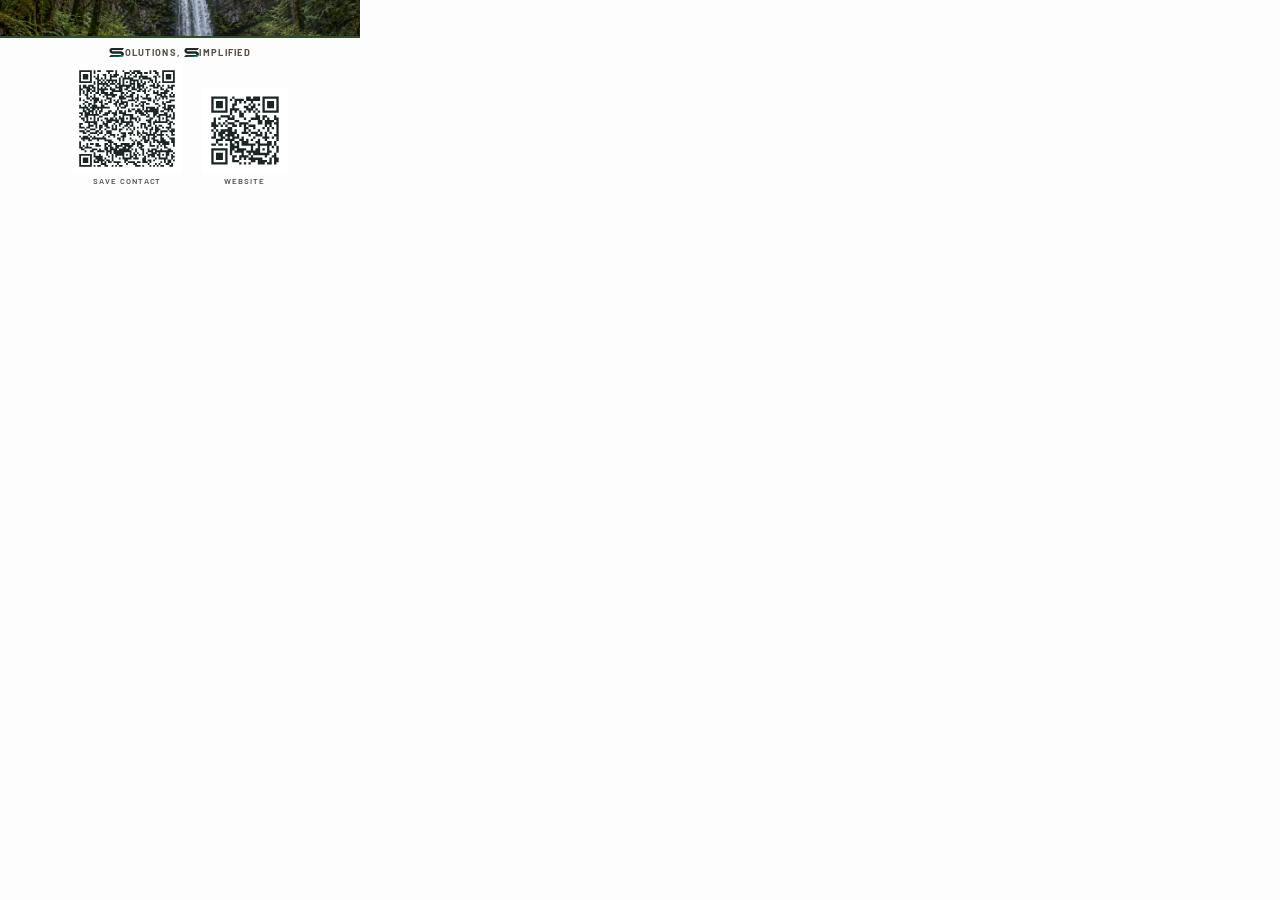
<file: print/cards/html/d2-back.html>
<!doctype html><html lang="en"><head><meta charset="utf-8"><style>
@font-face{font-family:'Barlow';font-weight:400;src:url(../fonts/barlow-latin-400-normal.woff2) format('woff2')}
@font-face{font-family:'Barlow';font-weight:600;src:url(../fonts/barlow-latin-600-normal.woff2) format('woff2')}
@font-face{font-family:'Barlow';font-weight:700;src:url(../fonts/barlow-latin-700-normal.woff2) format('woff2')}
@font-face{font-family:'Barlow Condensed';font-weight:600;src:url(../fonts/barlow-condensed-latin-600-normal.woff2) format('woff2')}
@font-face{font-family:'Barlow Condensed';font-weight:700;src:url(../fonts/barlow-condensed-latin-700-normal.woff2) format('woff2')}
@page{size:3.75in 2.25in;margin:0}
*{box-sizing:border-box;margin:0;padding:0;-webkit-print-color-adjust:exact;print-color-adjust:exact}
html,body{width:3.75in;height:2.25in;background:#fdfdfd}
:root{--ink:#1b2524;--gray:#564d46;--forest:#2f4a2c;--timber:#2a211a;--sand:#f3ede2;--tan:#d8c8a8;--moss:#6b7b3a;--mosslt:#b9c48f;--brown:#5b4636;--paper:#fdfdfd}
.face{position:relative;width:3.75in;height:2.25in;overflow:hidden;font-family:'Barlow',sans-serif;color:var(--ink);background:var(--paper)}
.abs{position:absolute}
.photo{position:absolute;inset:0;background:url(../../../assets/hero-falls.jpg) center/cover no-repeat}
.shade{position:absolute;inset:0}
.plaque{position:absolute;background:var(--paper);border-radius:.03in}
.logo{display:block;width:100%;height:auto}
.tagline{font-weight:700;text-transform:uppercase;letter-spacing:.14em;color:var(--gray);white-space:nowrap;line-height:1;text-align:center}
.tagline .w{white-space:nowrap}
.tagline img{height:.92em;width:auto;vertical-align:-.06em;margin-right:.04em}
.qr{position:absolute;background:#fff}
.qr img{display:block;width:100%;height:100%}
.qlabel{position:absolute;font-size:6pt;font-weight:600;letter-spacing:.12em;text-transform:uppercase;text-align:center;line-height:1;white-space:nowrap}
.name{font-family:'Barlow Condensed',sans-serif;font-weight:700;text-transform:uppercase;letter-spacing:.04em;line-height:.95}
.role{font-weight:600;font-size:5.5pt;letter-spacing:.22em;text-transform:uppercase;line-height:1}
.lines p{font-size:6.5pt;line-height:1.45;white-space:nowrap}
.col{position:absolute;display:flex;flex-direction:column}
</style></head><body><div class="face"><div class="abs" style="left:0;top:0;right:0;height:.4in;border-bottom:.03in solid var(--forest);background:url(../../../assets/hero-falls.jpg) 50% 38%/cover no-repeat"></div><div class="abs keep" style="left:0in;top:0.5in;width:3.75in;display:flex;justify-content:center"><p class="tagline " style="font-size:7pt;"><span class="w"><img src="../../../assets/tag-s.png" alt="">OLUTIONS,</span> <span class="w"><img src="../../../assets/tag-s.png" alt="">IMPLIFIED</span></p></div><div class="qr keep" data-qr="qr-save-contact.svg" style="left:0.75in;top:0.66in;width:1.15in;height:1.15in"><img src="../../qr-save-contact.svg" alt=""></div><div class="qlabel keep" style="left:0.75in;top:1.84in;width:1.15in;color:var(--gray)">Save contact</div><div class="qr keep" data-qr="qr-website.svg" style="left:2.1in;top:0.91in;width:0.9in;height:0.9in"><img src="../../qr-website.svg" alt=""></div><div class="qlabel keep" style="left:2.1in;top:1.84in;width:0.9in;color:var(--gray)">Website</div></div></body></html>
</file>
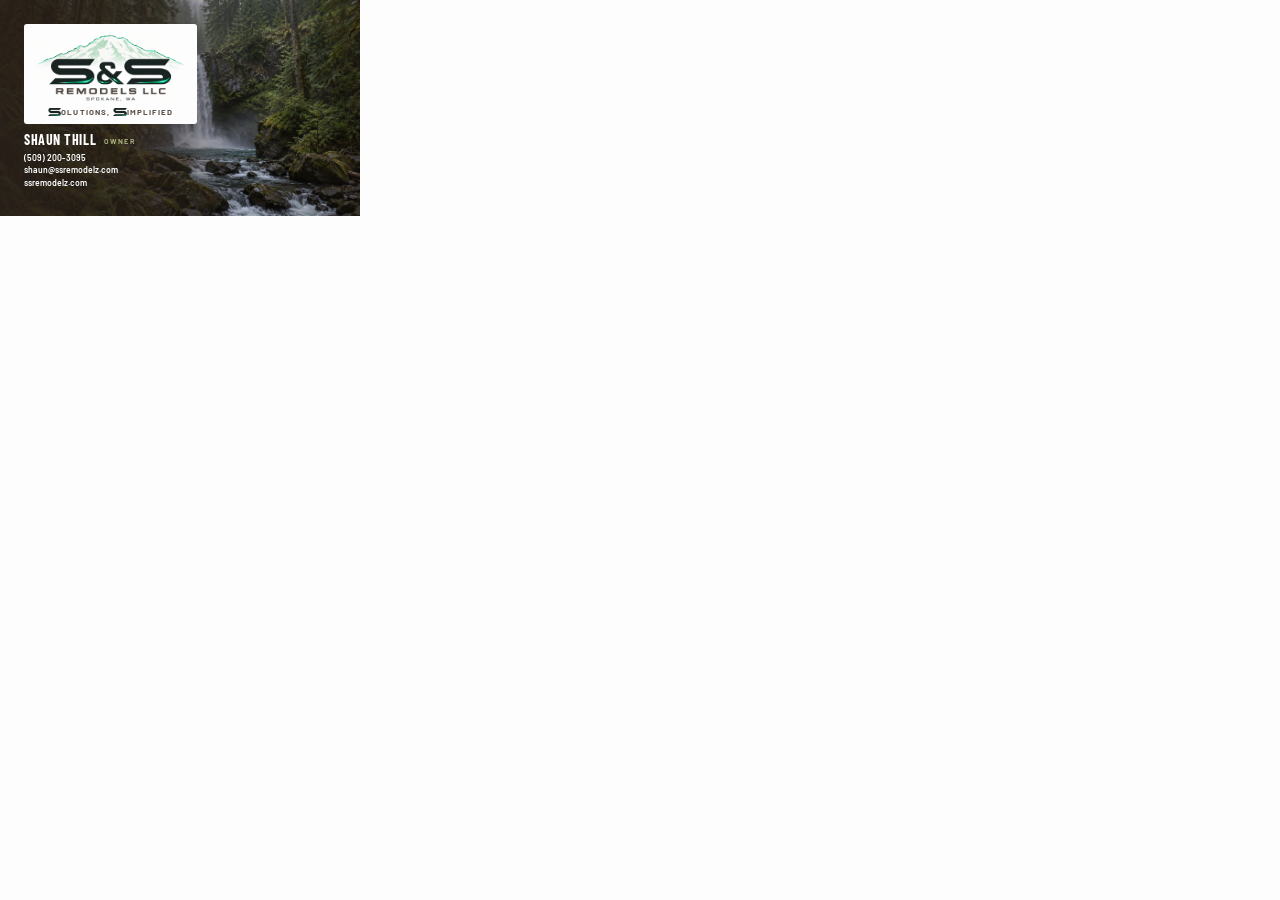
<file: print/cards/html/d2-front.html>
<!doctype html><html lang="en"><head><meta charset="utf-8"><style>
@font-face{font-family:'Barlow';font-weight:400;src:url(../fonts/barlow-latin-400-normal.woff2) format('woff2')}
@font-face{font-family:'Barlow';font-weight:600;src:url(../fonts/barlow-latin-600-normal.woff2) format('woff2')}
@font-face{font-family:'Barlow';font-weight:700;src:url(../fonts/barlow-latin-700-normal.woff2) format('woff2')}
@font-face{font-family:'Barlow Condensed';font-weight:600;src:url(../fonts/barlow-condensed-latin-600-normal.woff2) format('woff2')}
@font-face{font-family:'Barlow Condensed';font-weight:700;src:url(../fonts/barlow-condensed-latin-700-normal.woff2) format('woff2')}
@page{size:3.75in 2.25in;margin:0}
*{box-sizing:border-box;margin:0;padding:0;-webkit-print-color-adjust:exact;print-color-adjust:exact}
html,body{width:3.75in;height:2.25in;background:#fdfdfd}
:root{--ink:#1b2524;--gray:#564d46;--forest:#2f4a2c;--timber:#2a211a;--sand:#f3ede2;--tan:#d8c8a8;--moss:#6b7b3a;--mosslt:#b9c48f;--brown:#5b4636;--paper:#fdfdfd}
.face{position:relative;width:3.75in;height:2.25in;overflow:hidden;font-family:'Barlow',sans-serif;color:var(--ink);background:var(--paper)}
.abs{position:absolute}
.photo{position:absolute;inset:0;background:url(../../../assets/hero-falls.jpg) center/cover no-repeat}
.shade{position:absolute;inset:0}
.plaque{position:absolute;background:var(--paper);border-radius:.03in}
.logo{display:block;width:100%;height:auto}
.tagline{font-weight:700;text-transform:uppercase;letter-spacing:.14em;color:var(--gray);white-space:nowrap;line-height:1;text-align:center}
.tagline .w{white-space:nowrap}
.tagline img{height:.92em;width:auto;vertical-align:-.06em;margin-right:.04em}
.qr{position:absolute;background:#fff}
.qr img{display:block;width:100%;height:100%}
.qlabel{position:absolute;font-size:6pt;font-weight:600;letter-spacing:.12em;text-transform:uppercase;text-align:center;line-height:1;white-space:nowrap}
.name{font-family:'Barlow Condensed',sans-serif;font-weight:700;text-transform:uppercase;letter-spacing:.04em;line-height:.95}
.role{font-weight:600;font-size:5.5pt;letter-spacing:.22em;text-transform:uppercase;line-height:1}
.lines p{font-size:6.5pt;line-height:1.45;white-space:nowrap}
.col{position:absolute;display:flex;flex-direction:column}
</style></head><body><div class="face"><div class="photo" style="background-position:62% 50%"></div><div class="shade" style="background:linear-gradient(90deg,rgba(42,33,26,.9) 0%,rgba(42,33,26,.72) 40%,rgba(42,33,26,.1) 68%,rgba(42,33,26,.32) 100%)"></div><div class="plaque keep" style="left:0.25in;top:0.25in;width:1.8in;padding:0.09in 0.1in 0.08in"><div style="width:1.6in"><img class="logo" src="../../../assets/ss-logo-trimmed.png" alt="S&amp;S Remodels LLC, Spokane, WA"><div style="margin-top:0.05in"><p class="tagline " style="font-size:6pt;"><span class="w"><img src="../../../assets/tag-s.png" alt="">OLUTIONS,</span> <span class="w"><img src="../../../assets/tag-s.png" alt="">IMPLIFIED</span></p></div></div></div><div class="col keep" style="left:0.25in;top:1.39in;width:1.9in"><div class="name" style="font-size:10.5pt;color:#fff;margin-bottom:.05in">Shaun Thill<span class="role" style="color:var(--mosslt);font-family:Barlow;margin-left:.08in;letter-spacing:.2em;position:relative;top:-.01in">Owner</span></div><div class="lines" style="color:#fff;font-weight:600"><p>(509) 200-3095</p><p>shaun@ssremodelz.com</p><p>ssremodelz.com</p></div></div></div></body></html>
</file>
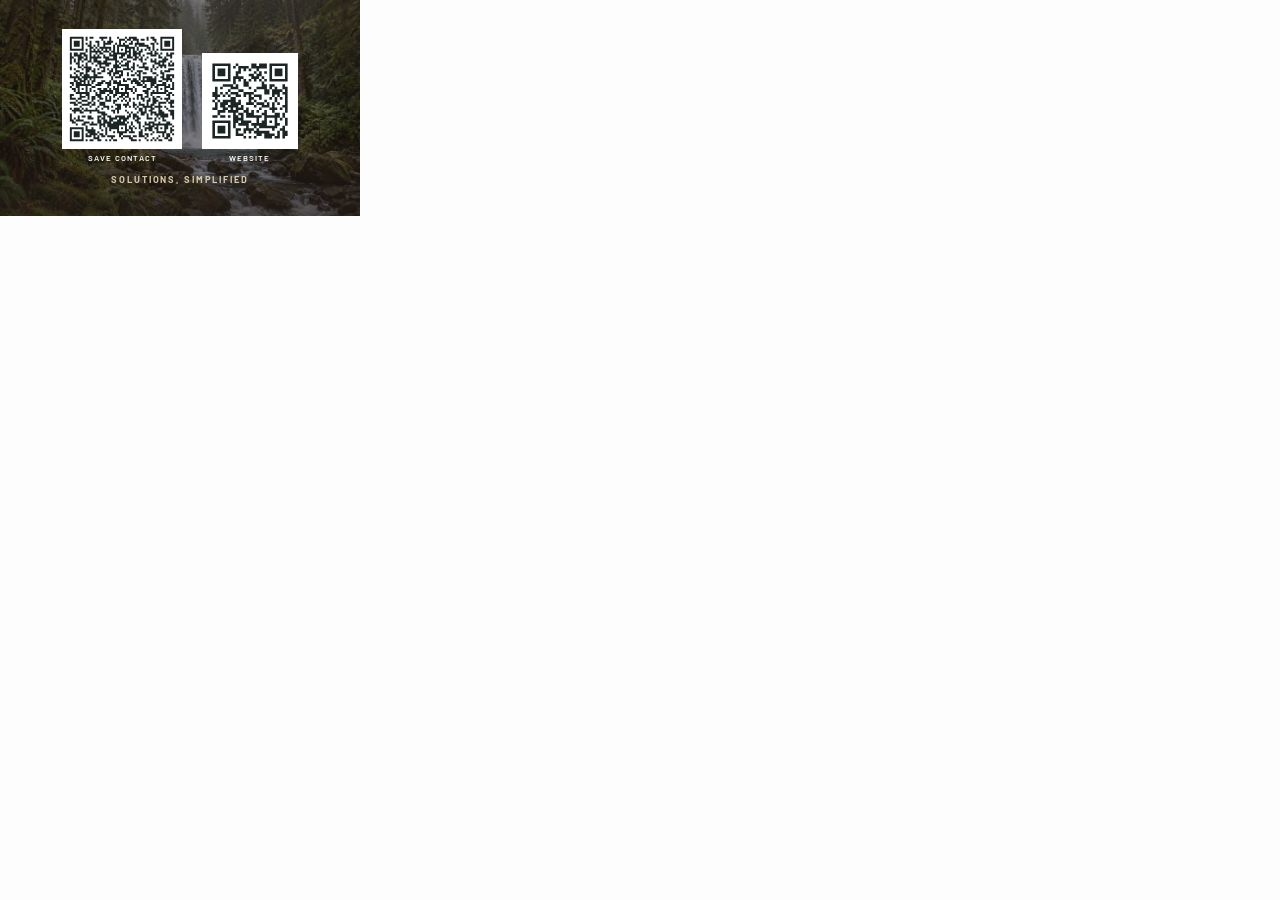
<file: print/cards/html/d3-back.html>
<!doctype html><html lang="en"><head><meta charset="utf-8"><style>
@font-face{font-family:'Barlow';font-weight:400;src:url(../fonts/barlow-latin-400-normal.woff2) format('woff2')}
@font-face{font-family:'Barlow';font-weight:600;src:url(../fonts/barlow-latin-600-normal.woff2) format('woff2')}
@font-face{font-family:'Barlow';font-weight:700;src:url(../fonts/barlow-latin-700-normal.woff2) format('woff2')}
@font-face{font-family:'Barlow Condensed';font-weight:600;src:url(../fonts/barlow-condensed-latin-600-normal.woff2) format('woff2')}
@font-face{font-family:'Barlow Condensed';font-weight:700;src:url(../fonts/barlow-condensed-latin-700-normal.woff2) format('woff2')}
@page{size:3.75in 2.25in;margin:0}
*{box-sizing:border-box;margin:0;padding:0;-webkit-print-color-adjust:exact;print-color-adjust:exact}
html,body{width:3.75in;height:2.25in;background:#fdfdfd}
:root{--ink:#1b2524;--gray:#564d46;--forest:#2f4a2c;--timber:#2a211a;--sand:#f3ede2;--tan:#d8c8a8;--moss:#6b7b3a;--mosslt:#b9c48f;--brown:#5b4636;--paper:#fdfdfd}
.face{position:relative;width:3.75in;height:2.25in;overflow:hidden;font-family:'Barlow',sans-serif;color:var(--ink);background:var(--paper)}
.abs{position:absolute}
.photo{position:absolute;inset:0;background:url(../../../assets/hero-falls.jpg) center/cover no-repeat}
.shade{position:absolute;inset:0}
.plaque{position:absolute;background:var(--paper);border-radius:.03in}
.logo{display:block;width:100%;height:auto}
.tagline{font-weight:700;text-transform:uppercase;letter-spacing:.14em;color:var(--gray);white-space:nowrap;line-height:1;text-align:center}
.tagline .w{white-space:nowrap}
.tagline img{height:.92em;width:auto;vertical-align:-.06em;margin-right:.04em}
.qr{position:absolute;background:#fff}
.qr img{display:block;width:100%;height:100%}
.qlabel{position:absolute;font-size:6pt;font-weight:600;letter-spacing:.12em;text-transform:uppercase;text-align:center;line-height:1;white-space:nowrap}
.name{font-family:'Barlow Condensed',sans-serif;font-weight:700;text-transform:uppercase;letter-spacing:.04em;line-height:.95}
.role{font-weight:600;font-size:5.5pt;letter-spacing:.22em;text-transform:uppercase;line-height:1}
.lines p{font-size:6.5pt;line-height:1.45;white-space:nowrap}
.col{position:absolute;display:flex;flex-direction:column}
</style></head><body><div class="face"><div class="photo" style="background-position:54% 50%"></div><div class="shade" style="background:linear-gradient(180deg,rgba(42,33,26,.6) 0%,rgba(42,33,26,.38) 50%,rgba(42,33,26,.72) 100%)"></div><div class="qr keep" data-qr="qr-save-contact.svg" style="left:0.65in;top:0.3in;width:1.25in;height:1.25in"><img src="../../qr-save-contact.svg" alt=""></div><div class="qlabel keep" style="left:0.65in;top:1.6in;width:1.25in;color:#fff">Save contact</div><div class="qr keep" data-qr="qr-website.svg" style="left:2.1in;top:0.55in;width:1.0in;height:1.0in"><img src="../../qr-website.svg" alt=""></div><div class="qlabel keep" style="left:2.1in;top:1.6in;width:1.0in;color:#fff">Website</div><div class="abs keep" style="left:0in;top:1.82in;width:3.75in;display:flex;justify-content:center"><p class="tagline" style="font-size:7pt;color:var(--tan);letter-spacing:.2em;">Solutions, Simplified</p></div></div></body></html>
</file>
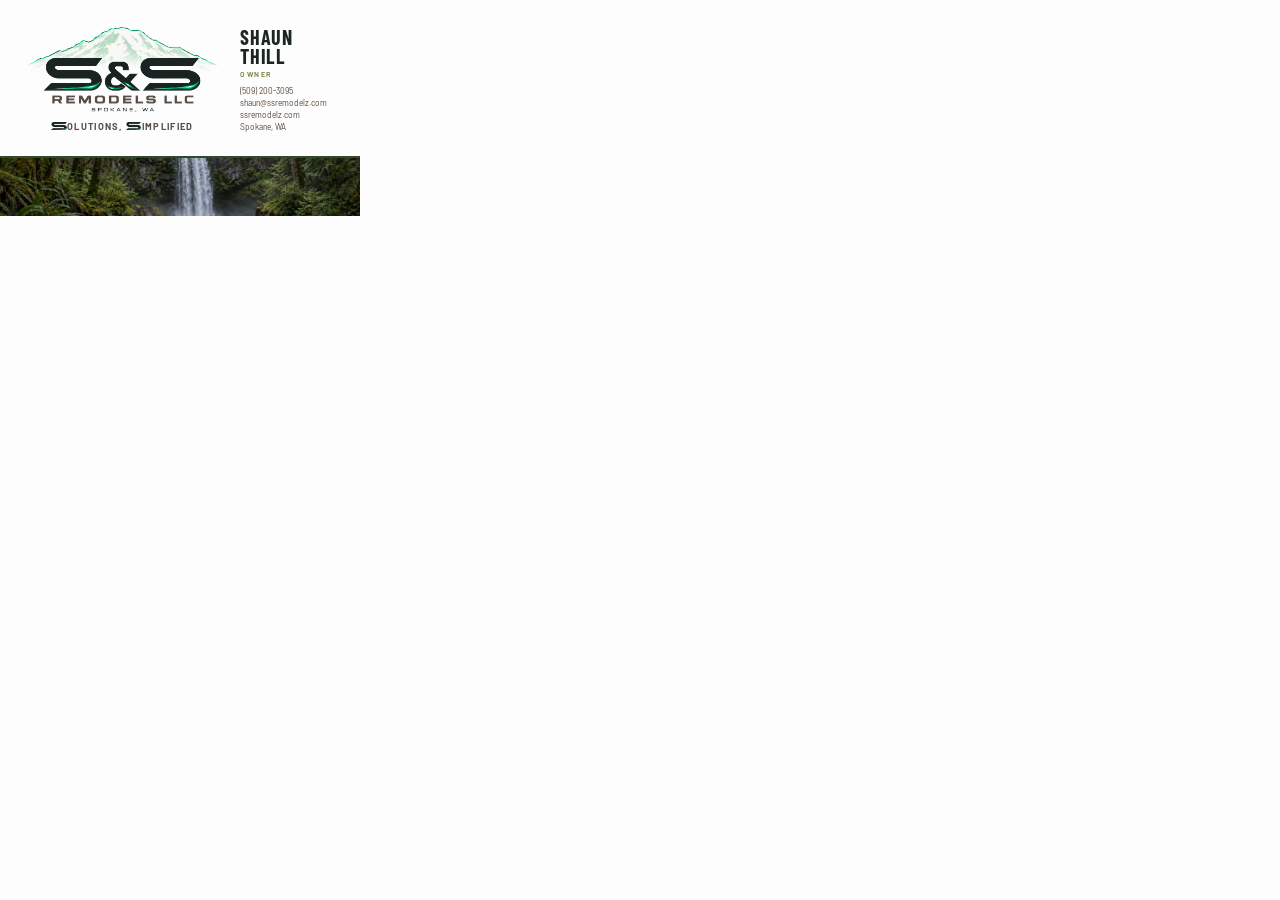
<file: print/cards/html/d3-front.html>
<!doctype html><html lang="en"><head><meta charset="utf-8"><style>
@font-face{font-family:'Barlow';font-weight:400;src:url(../fonts/barlow-latin-400-normal.woff2) format('woff2')}
@font-face{font-family:'Barlow';font-weight:600;src:url(../fonts/barlow-latin-600-normal.woff2) format('woff2')}
@font-face{font-family:'Barlow';font-weight:700;src:url(../fonts/barlow-latin-700-normal.woff2) format('woff2')}
@font-face{font-family:'Barlow Condensed';font-weight:600;src:url(../fonts/barlow-condensed-latin-600-normal.woff2) format('woff2')}
@font-face{font-family:'Barlow Condensed';font-weight:700;src:url(../fonts/barlow-condensed-latin-700-normal.woff2) format('woff2')}
@page{size:3.75in 2.25in;margin:0}
*{box-sizing:border-box;margin:0;padding:0;-webkit-print-color-adjust:exact;print-color-adjust:exact}
html,body{width:3.75in;height:2.25in;background:#fdfdfd}
:root{--ink:#1b2524;--gray:#564d46;--forest:#2f4a2c;--timber:#2a211a;--sand:#f3ede2;--tan:#d8c8a8;--moss:#6b7b3a;--mosslt:#b9c48f;--brown:#5b4636;--paper:#fdfdfd}
.face{position:relative;width:3.75in;height:2.25in;overflow:hidden;font-family:'Barlow',sans-serif;color:var(--ink);background:var(--paper)}
.abs{position:absolute}
.photo{position:absolute;inset:0;background:url(../../../assets/hero-falls.jpg) center/cover no-repeat}
.shade{position:absolute;inset:0}
.plaque{position:absolute;background:var(--paper);border-radius:.03in}
.logo{display:block;width:100%;height:auto}
.tagline{font-weight:700;text-transform:uppercase;letter-spacing:.14em;color:var(--gray);white-space:nowrap;line-height:1;text-align:center}
.tagline .w{white-space:nowrap}
.tagline img{height:.92em;width:auto;vertical-align:-.06em;margin-right:.04em}
.qr{position:absolute;background:#fff}
.qr img{display:block;width:100%;height:100%}
.qlabel{position:absolute;font-size:6pt;font-weight:600;letter-spacing:.12em;text-transform:uppercase;text-align:center;line-height:1;white-space:nowrap}
.name{font-family:'Barlow Condensed',sans-serif;font-weight:700;text-transform:uppercase;letter-spacing:.04em;line-height:.95}
.role{font-weight:600;font-size:5.5pt;letter-spacing:.22em;text-transform:uppercase;line-height:1}
.lines p{font-size:6.5pt;line-height:1.45;white-space:nowrap}
.col{position:absolute;display:flex;flex-direction:column}
</style></head><body><div class="face"><div class="abs" style="left:0in;top:1.62in;height:0.65in;right:0in;border-top:.03in solid var(--forest);background:url(../../../assets/hero-falls.jpg) 54% 45%/cover no-repeat"></div><div class="abs keep" style="left:0.25in;top:0.25in;width:2.05in"><img class="logo" src="../../../assets/ss-logo-trimmed.png" alt="S&amp;S Remodels LLC, Spokane, WA"></div><div class="abs keep" style="left:0.25in;top:1.27in;width:2.05in"><p class="tagline " style="font-size:7pt;"><span class="w"><img src="../../../assets/tag-s.png" alt="">OLUTIONS,</span> <span class="w"><img src="../../../assets/tag-s.png" alt="">IMPLIFIED</span></p></div><div class="col keep" style="left:2.5in;top:0.29in;width:1.0in"><div class="name" style="font-size:15pt;color:var(--ink)">Shaun<br>Thill</div><div class="role" style="color:var(--moss);margin:.05in 0 .08in">Owner</div><div class="lines" style="color:var(--brown);font-weight:400"><p style="font-size:6.2pt">(509) 200-3095</p><p style="font-size:6.2pt">shaun@ssremodelz.com</p><p style="font-size:6.2pt">ssremodelz.com</p><p style="font-size:6.2pt">Spokane, WA</p></div></div></div></body></html>
</file>
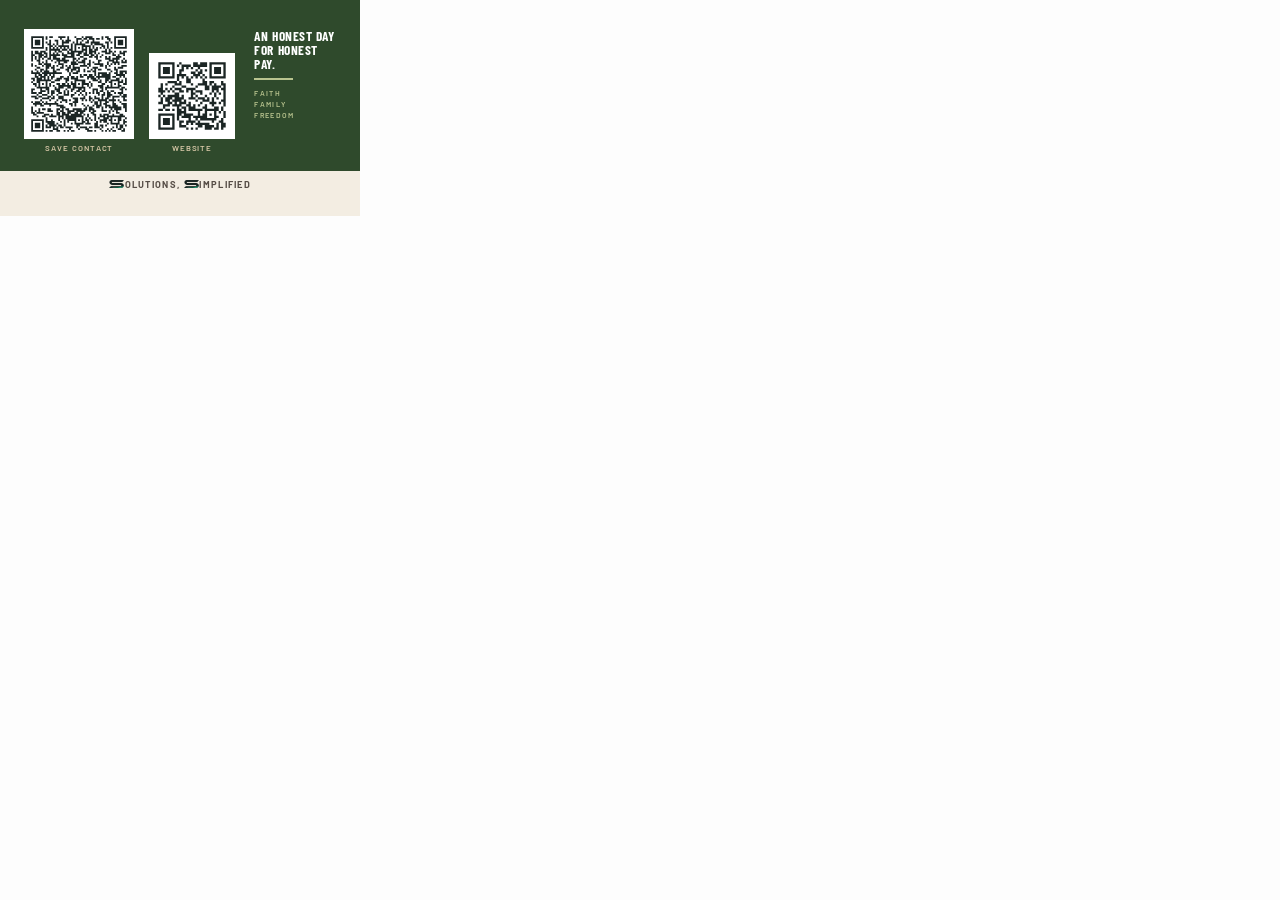
<file: print/cards/html/d4-back.html>
<!doctype html><html lang="en"><head><meta charset="utf-8"><style>
@font-face{font-family:'Barlow';font-weight:400;src:url(../fonts/barlow-latin-400-normal.woff2) format('woff2')}
@font-face{font-family:'Barlow';font-weight:600;src:url(../fonts/barlow-latin-600-normal.woff2) format('woff2')}
@font-face{font-family:'Barlow';font-weight:700;src:url(../fonts/barlow-latin-700-normal.woff2) format('woff2')}
@font-face{font-family:'Barlow Condensed';font-weight:600;src:url(../fonts/barlow-condensed-latin-600-normal.woff2) format('woff2')}
@font-face{font-family:'Barlow Condensed';font-weight:700;src:url(../fonts/barlow-condensed-latin-700-normal.woff2) format('woff2')}
@page{size:3.75in 2.25in;margin:0}
*{box-sizing:border-box;margin:0;padding:0;-webkit-print-color-adjust:exact;print-color-adjust:exact}
html,body{width:3.75in;height:2.25in;background:#fdfdfd}
:root{--ink:#1b2524;--gray:#564d46;--forest:#2f4a2c;--timber:#2a211a;--sand:#f3ede2;--tan:#d8c8a8;--moss:#6b7b3a;--mosslt:#b9c48f;--brown:#5b4636;--paper:#fdfdfd}
.face{position:relative;width:3.75in;height:2.25in;overflow:hidden;font-family:'Barlow',sans-serif;color:var(--ink);background:var(--paper)}
.abs{position:absolute}
.photo{position:absolute;inset:0;background:url(../../../assets/hero-falls.jpg) center/cover no-repeat}
.shade{position:absolute;inset:0}
.plaque{position:absolute;background:var(--paper);border-radius:.03in}
.logo{display:block;width:100%;height:auto}
.tagline{font-weight:700;text-transform:uppercase;letter-spacing:.14em;color:var(--gray);white-space:nowrap;line-height:1;text-align:center}
.tagline .w{white-space:nowrap}
.tagline img{height:.92em;width:auto;vertical-align:-.06em;margin-right:.04em}
.qr{position:absolute;background:#fff}
.qr img{display:block;width:100%;height:100%}
.qlabel{position:absolute;font-size:6pt;font-weight:600;letter-spacing:.12em;text-transform:uppercase;text-align:center;line-height:1;white-space:nowrap}
.name{font-family:'Barlow Condensed',sans-serif;font-weight:700;text-transform:uppercase;letter-spacing:.04em;line-height:.95}
.role{font-weight:600;font-size:5.5pt;letter-spacing:.22em;text-transform:uppercase;line-height:1}
.lines p{font-size:6.5pt;line-height:1.45;white-space:nowrap}
.col{position:absolute;display:flex;flex-direction:column}
</style></head><body><div class="face" style="background:var(--forest)"><div class="abs" style="left:0in;top:1.78in;height:0.47in;right:0in;background:var(--sand)"></div><div class="qr keep" data-qr="qr-save-contact.svg" style="left:0.25in;top:0.3in;width:1.15in;height:1.15in"><img src="../../qr-save-contact.svg" alt=""></div><div class="qlabel keep" style="left:0.25in;top:1.5in;width:1.15in;color:var(--tan)">Save contact</div><div class="qr keep" data-qr="qr-website.svg" style="left:1.55in;top:0.55in;width:0.9in;height:0.9in"><img src="../../qr-website.svg" alt=""></div><div class="qlabel keep" style="left:1.55in;top:1.5in;width:0.9in;color:var(--tan)">Website</div><div class="col keep" style="left:2.65in;top:0.3in;width:0.85in"><div class="name" style="font-size:10pt;color:#fff;line-height:1.05">An honest day for honest pay.</div><div style="height:.02in;width:.4in;background:var(--mosslt);margin:.08in 0"></div><div class="role" style="color:var(--mosslt);line-height:1.5;letter-spacing:.18em">Faith<br>Family<br>Freedom</div></div><div class="abs keep" style="left:0in;top:1.87in;width:3.75in;display:flex;justify-content:center"><p class="tagline " style="font-size:7pt;"><span class="w"><img src="../../../assets/tag-s.png" alt="">OLUTIONS,</span> <span class="w"><img src="../../../assets/tag-s.png" alt="">IMPLIFIED</span></p></div></div></body></html>
</file>
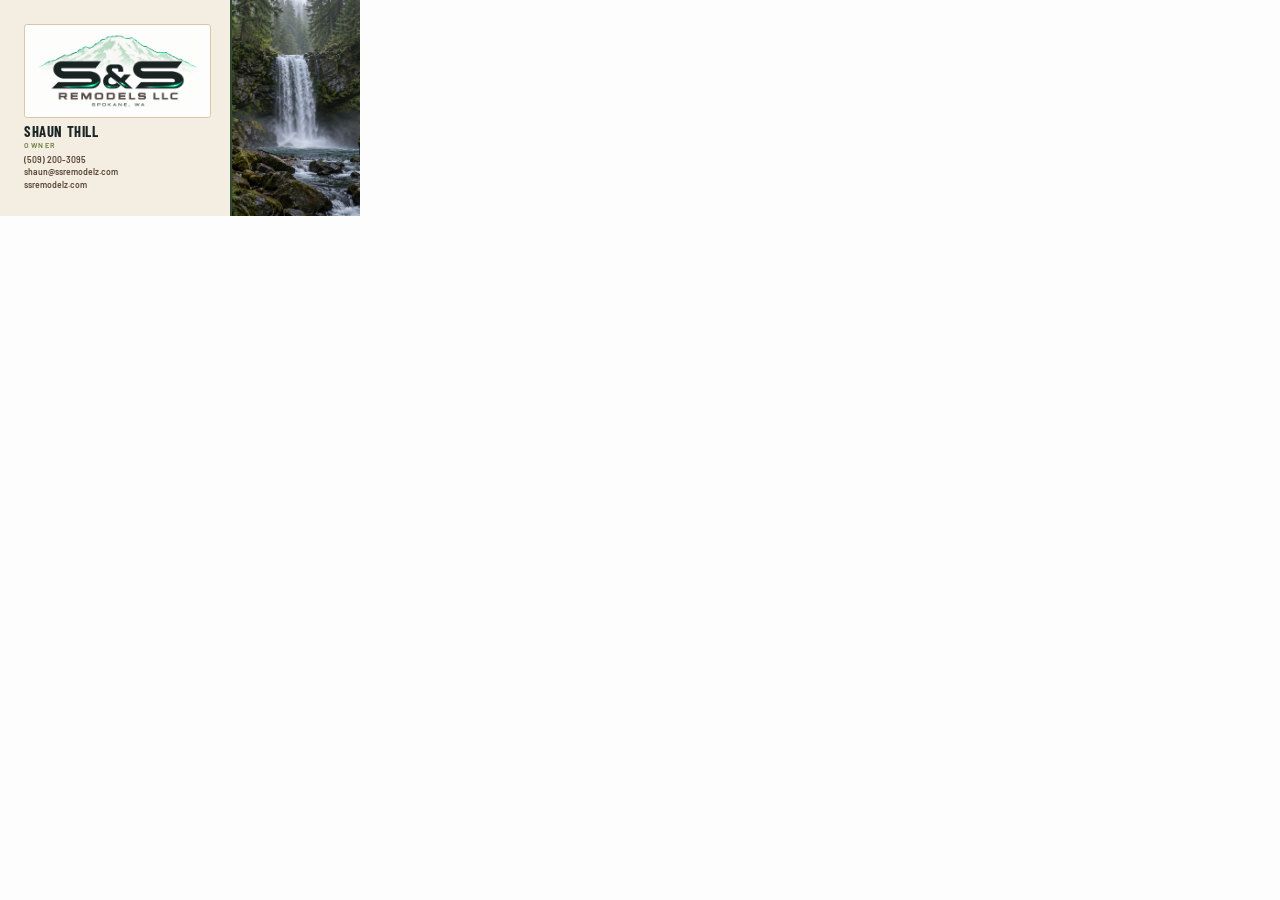
<file: print/cards/html/d4-front.html>
<!doctype html><html lang="en"><head><meta charset="utf-8"><style>
@font-face{font-family:'Barlow';font-weight:400;src:url(../fonts/barlow-latin-400-normal.woff2) format('woff2')}
@font-face{font-family:'Barlow';font-weight:600;src:url(../fonts/barlow-latin-600-normal.woff2) format('woff2')}
@font-face{font-family:'Barlow';font-weight:700;src:url(../fonts/barlow-latin-700-normal.woff2) format('woff2')}
@font-face{font-family:'Barlow Condensed';font-weight:600;src:url(../fonts/barlow-condensed-latin-600-normal.woff2) format('woff2')}
@font-face{font-family:'Barlow Condensed';font-weight:700;src:url(../fonts/barlow-condensed-latin-700-normal.woff2) format('woff2')}
@page{size:3.75in 2.25in;margin:0}
*{box-sizing:border-box;margin:0;padding:0;-webkit-print-color-adjust:exact;print-color-adjust:exact}
html,body{width:3.75in;height:2.25in;background:#fdfdfd}
:root{--ink:#1b2524;--gray:#564d46;--forest:#2f4a2c;--timber:#2a211a;--sand:#f3ede2;--tan:#d8c8a8;--moss:#6b7b3a;--mosslt:#b9c48f;--brown:#5b4636;--paper:#fdfdfd}
.face{position:relative;width:3.75in;height:2.25in;overflow:hidden;font-family:'Barlow',sans-serif;color:var(--ink);background:var(--paper)}
.abs{position:absolute}
.photo{position:absolute;inset:0;background:url(../../../assets/hero-falls.jpg) center/cover no-repeat}
.shade{position:absolute;inset:0}
.plaque{position:absolute;background:var(--paper);border-radius:.03in}
.logo{display:block;width:100%;height:auto}
.tagline{font-weight:700;text-transform:uppercase;letter-spacing:.14em;color:var(--gray);white-space:nowrap;line-height:1;text-align:center}
.tagline .w{white-space:nowrap}
.tagline img{height:.92em;width:auto;vertical-align:-.06em;margin-right:.04em}
.qr{position:absolute;background:#fff}
.qr img{display:block;width:100%;height:100%}
.qlabel{position:absolute;font-size:6pt;font-weight:600;letter-spacing:.12em;text-transform:uppercase;text-align:center;line-height:1;white-space:nowrap}
.name{font-family:'Barlow Condensed',sans-serif;font-weight:700;text-transform:uppercase;letter-spacing:.04em;line-height:.95}
.role{font-weight:600;font-size:5.5pt;letter-spacing:.22em;text-transform:uppercase;line-height:1}
.lines p{font-size:6.5pt;line-height:1.45;white-space:nowrap}
.col{position:absolute;display:flex;flex-direction:column}
</style></head><body><div class="face" style="background:var(--sand)"><div class="abs" style="left:2.4in;top:0in;height:2.25in;right:0in;border-left:.03in solid var(--forest);background:url(../../../assets/hero-falls.jpg) 56% 50%/cover no-repeat"></div><div class="plaque keep" style="left:.25in;top:.25in;width:1.95in;padding:.08in .1in;border:.01in solid var(--tan)"><img class="logo" src="../../../assets/ss-logo-trimmed.png" alt="S&amp;S Remodels LLC, Spokane, WA"></div><div class="col keep" style="left:0.25in;top:1.3in;width:2.0in"><div class="name" style="font-size:11pt;color:var(--ink)">Shaun Thill</div><div class="role" style="color:var(--moss);margin:.03in 0 .05in">Owner</div><div class="lines" style="color:var(--brown);font-weight:600"><p>(509) 200-3095</p><p>shaun@ssremodelz.com</p><p>ssremodelz.com</p></div></div></div></body></html>
</file>
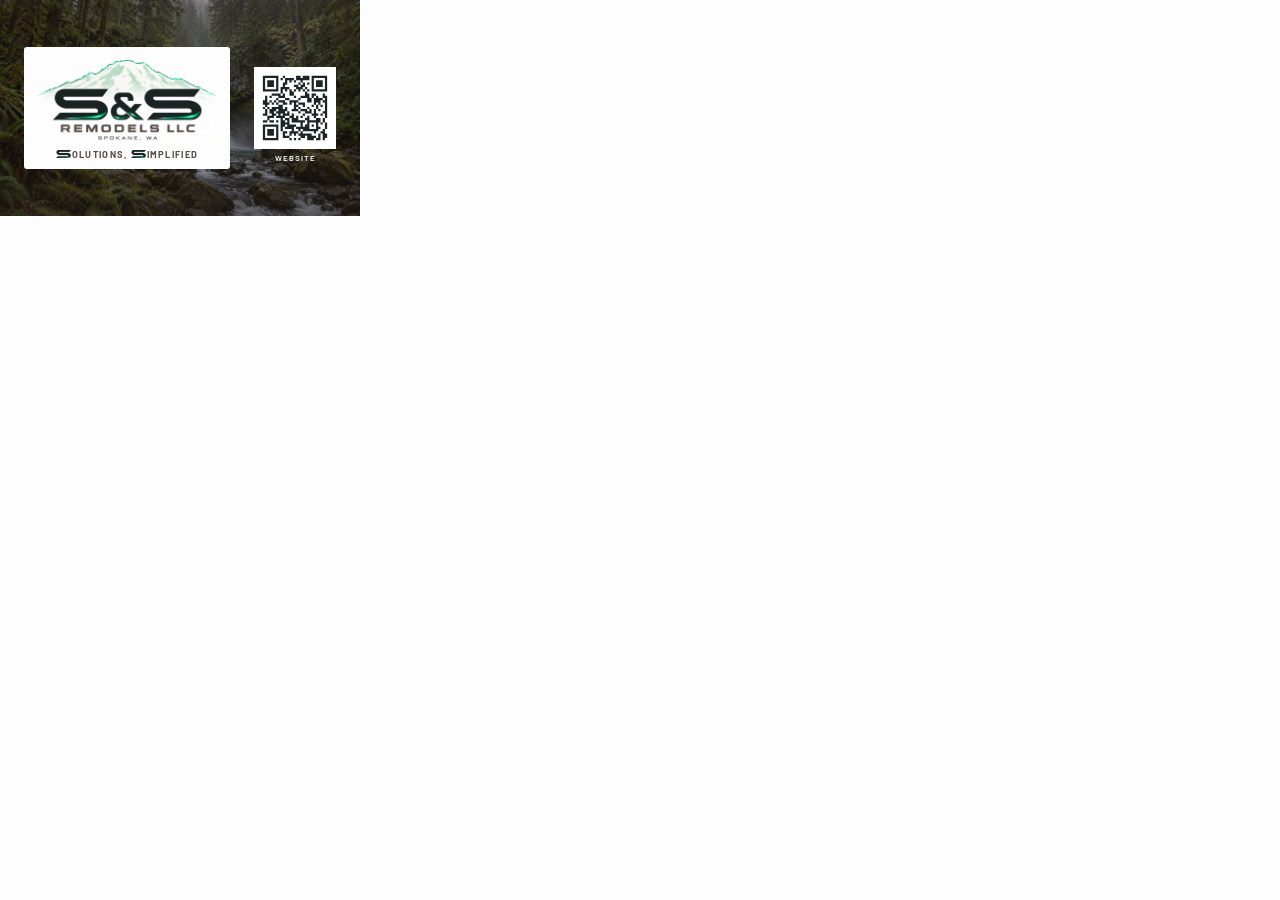
<file: print/cards/html/d5-back.html>
<!doctype html><html lang="en"><head><meta charset="utf-8"><style>
@font-face{font-family:'Barlow';font-weight:400;src:url(../fonts/barlow-latin-400-normal.woff2) format('woff2')}
@font-face{font-family:'Barlow';font-weight:600;src:url(../fonts/barlow-latin-600-normal.woff2) format('woff2')}
@font-face{font-family:'Barlow';font-weight:700;src:url(../fonts/barlow-latin-700-normal.woff2) format('woff2')}
@font-face{font-family:'Barlow Condensed';font-weight:600;src:url(../fonts/barlow-condensed-latin-600-normal.woff2) format('woff2')}
@font-face{font-family:'Barlow Condensed';font-weight:700;src:url(../fonts/barlow-condensed-latin-700-normal.woff2) format('woff2')}
@page{size:3.75in 2.25in;margin:0}
*{box-sizing:border-box;margin:0;padding:0;-webkit-print-color-adjust:exact;print-color-adjust:exact}
html,body{width:3.75in;height:2.25in;background:#fdfdfd}
:root{--ink:#1b2524;--gray:#564d46;--forest:#2f4a2c;--timber:#2a211a;--sand:#f3ede2;--tan:#d8c8a8;--moss:#6b7b3a;--mosslt:#b9c48f;--brown:#5b4636;--paper:#fdfdfd}
.face{position:relative;width:3.75in;height:2.25in;overflow:hidden;font-family:'Barlow',sans-serif;color:var(--ink);background:var(--paper)}
.abs{position:absolute}
.photo{position:absolute;inset:0;background:url(../../../assets/hero-falls.jpg) center/cover no-repeat}
.shade{position:absolute;inset:0}
.plaque{position:absolute;background:var(--paper);border-radius:.03in}
.logo{display:block;width:100%;height:auto}
.tagline{font-weight:700;text-transform:uppercase;letter-spacing:.14em;color:var(--gray);white-space:nowrap;line-height:1;text-align:center}
.tagline .w{white-space:nowrap}
.tagline img{height:.92em;width:auto;vertical-align:-.06em;margin-right:.04em}
.qr{position:absolute;background:#fff}
.qr img{display:block;width:100%;height:100%}
.qlabel{position:absolute;font-size:6pt;font-weight:600;letter-spacing:.12em;text-transform:uppercase;text-align:center;line-height:1;white-space:nowrap}
.name{font-family:'Barlow Condensed',sans-serif;font-weight:700;text-transform:uppercase;letter-spacing:.04em;line-height:.95}
.role{font-weight:600;font-size:5.5pt;letter-spacing:.22em;text-transform:uppercase;line-height:1}
.lines p{font-size:6.5pt;line-height:1.45;white-space:nowrap}
.col{position:absolute;display:flex;flex-direction:column}
</style></head><body><div class="face"><div class="photo" style="background-position:40% 50%"></div><div class="shade" style="background:linear-gradient(180deg,rgba(42,33,26,.5) 0%,rgba(42,33,26,.3) 50%,rgba(42,33,26,.6) 100%)"></div><div class="abs" style="left:.25in;top:0;height:2.25in;width:2.15in;display:flex;align-items:center"><div class="plaque keep" style="position:relative;width:2.15in;padding:.1in .1in .1in"><div style="width:1.95in"><img class="logo" src="../../../assets/ss-logo-trimmed.png" alt="S&amp;S Remodels LLC, Spokane, WA"><div style="margin-top:.07in"><p class="tagline " style="font-size:7pt;"><span class="w"><img src="../../../assets/tag-s.png" alt="">OLUTIONS,</span> <span class="w"><img src="../../../assets/tag-s.png" alt="">IMPLIFIED</span></p></div></div></div></div><div class="qr keep" data-qr="qr-website.svg" style="left:2.65in;top:0.7in;width:0.85in;height:0.85in"><img src="../../qr-website.svg" alt=""></div><div class="qlabel keep" style="left:2.65in;top:1.6in;width:0.85in;color:#fff">Website</div></div></body></html>
</file>
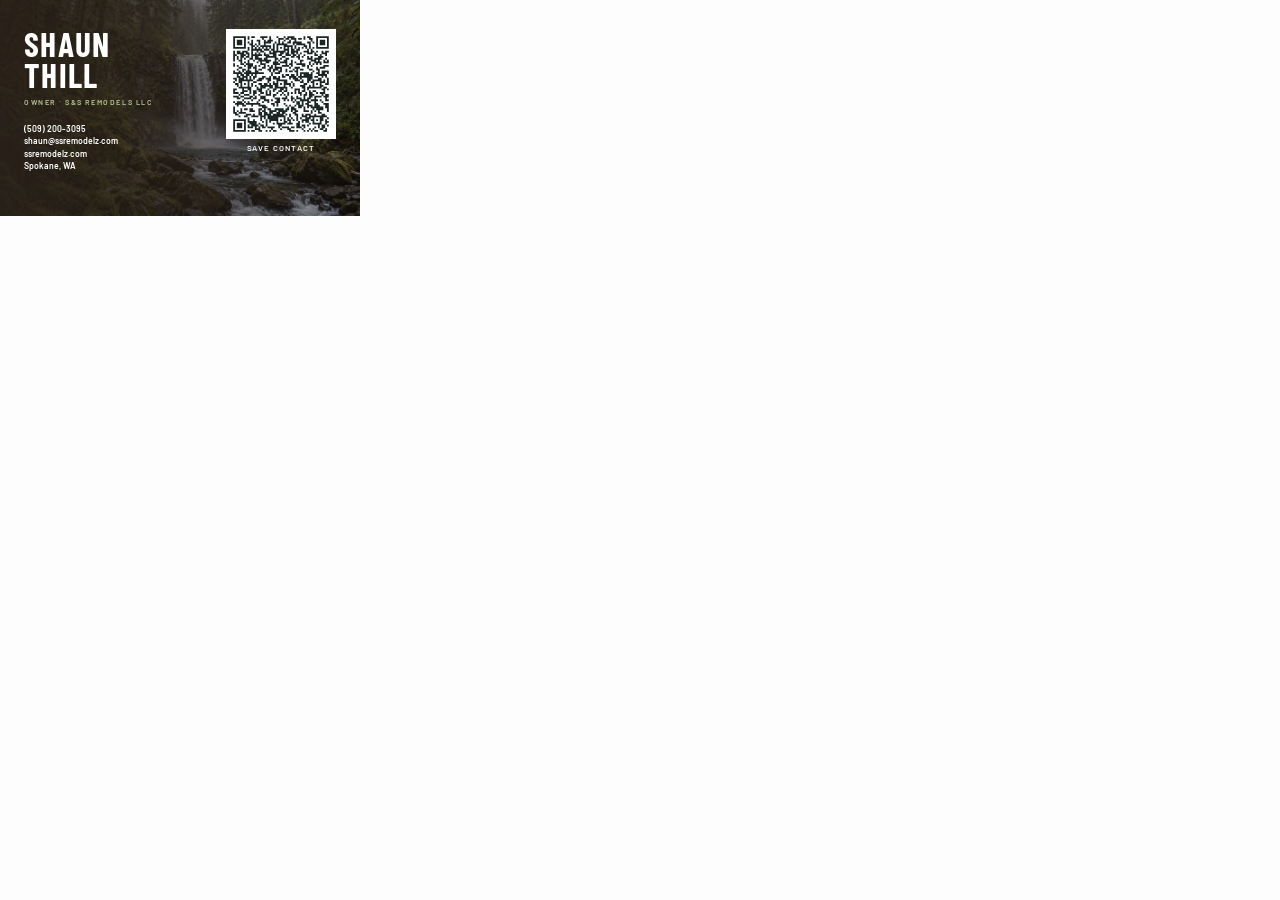
<file: print/cards/html/d5-front.html>
<!doctype html><html lang="en"><head><meta charset="utf-8"><style>
@font-face{font-family:'Barlow';font-weight:400;src:url(../fonts/barlow-latin-400-normal.woff2) format('woff2')}
@font-face{font-family:'Barlow';font-weight:600;src:url(../fonts/barlow-latin-600-normal.woff2) format('woff2')}
@font-face{font-family:'Barlow';font-weight:700;src:url(../fonts/barlow-latin-700-normal.woff2) format('woff2')}
@font-face{font-family:'Barlow Condensed';font-weight:600;src:url(../fonts/barlow-condensed-latin-600-normal.woff2) format('woff2')}
@font-face{font-family:'Barlow Condensed';font-weight:700;src:url(../fonts/barlow-condensed-latin-700-normal.woff2) format('woff2')}
@page{size:3.75in 2.25in;margin:0}
*{box-sizing:border-box;margin:0;padding:0;-webkit-print-color-adjust:exact;print-color-adjust:exact}
html,body{width:3.75in;height:2.25in;background:#fdfdfd}
:root{--ink:#1b2524;--gray:#564d46;--forest:#2f4a2c;--timber:#2a211a;--sand:#f3ede2;--tan:#d8c8a8;--moss:#6b7b3a;--mosslt:#b9c48f;--brown:#5b4636;--paper:#fdfdfd}
.face{position:relative;width:3.75in;height:2.25in;overflow:hidden;font-family:'Barlow',sans-serif;color:var(--ink);background:var(--paper)}
.abs{position:absolute}
.photo{position:absolute;inset:0;background:url(../../../assets/hero-falls.jpg) center/cover no-repeat}
.shade{position:absolute;inset:0}
.plaque{position:absolute;background:var(--paper);border-radius:.03in}
.logo{display:block;width:100%;height:auto}
.tagline{font-weight:700;text-transform:uppercase;letter-spacing:.14em;color:var(--gray);white-space:nowrap;line-height:1;text-align:center}
.tagline .w{white-space:nowrap}
.tagline img{height:.92em;width:auto;vertical-align:-.06em;margin-right:.04em}
.qr{position:absolute;background:#fff}
.qr img{display:block;width:100%;height:100%}
.qlabel{position:absolute;font-size:6pt;font-weight:600;letter-spacing:.12em;text-transform:uppercase;text-align:center;line-height:1;white-space:nowrap}
.name{font-family:'Barlow Condensed',sans-serif;font-weight:700;text-transform:uppercase;letter-spacing:.04em;line-height:.95}
.role{font-weight:600;font-size:5.5pt;letter-spacing:.22em;text-transform:uppercase;line-height:1}
.lines p{font-size:6.5pt;line-height:1.45;white-space:nowrap}
.col{position:absolute;display:flex;flex-direction:column}
</style></head><body><div class="face"><div class="photo" style="background-position:50% 50%"></div><div class="shade" style="background:linear-gradient(90deg,rgba(42,33,26,.92) 0%,rgba(42,33,26,.7) 50%,rgba(42,33,26,.3) 100%)"></div><div class="col keep" style="left:0.25in;top:0.3in;width:1.9in;height:1.5in;justify-content:space-between"><div><div class="name" style="font-size:25pt;color:#fff">Shaun<br>Thill</div><div class="role" style="color:var(--mosslt);margin-top:.07in">Owner &middot; S&amp;S Remodels LLC</div></div><div class="lines" style="color:#fff;font-weight:600"><p>(509) 200-3095</p><p>shaun@ssremodelz.com</p><p>ssremodelz.com</p><p>Spokane, WA</p></div></div><div class="qr keep" data-qr="qr-save-contact.svg" style="left:2.35in;top:0.3in;width:1.15in;height:1.15in"><img src="../../qr-save-contact.svg" alt=""></div><div class="qlabel keep" style="left:2.35in;top:1.5in;width:1.15in;color:#fff">Save contact</div></div></body></html>
</file>
<file: assets/ss-brand.css>
/* S&S Remodels LLC — approved Rainier / emerald-chrome identity.
   Scope to a wrapper with class="ss-brand". No framework required.
   Colors sampled from approved artwork; UI gradients are interpretations. */
.ss-brand {
  --ss-paper: #ffffff;
  --ss-ink: #1b2524;
  --ss-gray: #564d46;
  --ss-emerald: #008f5a;
  --ss-emerald-dark: #00704a;
  --ss-chrome-shadow: #003d2d;
  --ss-chrome-light: #00e8a0;
  --ss-chrome-glint: #c5fff0;
  --ss-mint: #b8d8c0;
  --ss-mint-light: #c0e0c8;
  --ss-surface: #f4f8f5;
  --ss-border: #dce5df;
  --ss-chrome: linear-gradient(105deg,
    #003d2d 0%, #00704a 20%, #008f5a 39%,
    #00e8a0 48%, #c5fff0 50%, #00e8a0 52%,
    #008f5a 62%, #00704a 82%, #003d2d 100%);
  --ss-body-font: system-ui, -apple-system, "Segoe UI", sans-serif;
  --ss-heading-font: var(--ss-body-font);
  color: var(--ss-ink);
  background: var(--ss-paper);
  font-family: var(--ss-body-font);
  line-height: 1.6;
  color-scheme: light;
}
.ss-brand, .ss-brand * { box-sizing: border-box; }
.ss-brand .ss-container {
  width: min(100% - 2.5rem, 75rem);
  margin-inline: auto;
}
.ss-brand .ss-section { padding-block: clamp(3rem, 7vw, 6rem); }
.ss-brand .ss-heading {
  margin: 0 0 1rem;
  font-family: var(--ss-heading-font);
  font-weight: 700;
  font-size: clamp(2rem, 4.5vw, 4rem);
  line-height: 1.1;
  letter-spacing: -.025em;
  text-wrap: balance;
}
.ss-brand .ss-eyebrow {
  color: var(--ss-emerald-dark);
  font-size: .75rem;
  font-weight: 700;
  letter-spacing: .17em;
  text-transform: uppercase;
}
.ss-brand .ss-copy { max-width: 65ch; color: var(--ss-gray); }
.ss-brand .ss-link {
  color: var(--ss-emerald-dark);
  text-decoration: underline;
  text-underline-offset: .2em;
}
.ss-brand .ss-logo {
  display: block;
  width: min(100%, 48rem);
  height: auto;
  margin-inline: auto;
  /* Approved source is 1536×1024 with an opaque white background. */
}
.ss-brand .ss-button {
  position: relative;
  display: inline-flex;
  justify-content: center;
  align-items: center;
  gap: .5rem;
  min-height: 48px;
  padding: .85rem 1.5rem;
  border: 1px solid var(--ss-ink);
  border-radius: 4px;
  background: var(--ss-ink);
  color: #fff;
  font: 600 .95rem/1.25 var(--ss-body-font);
  text-decoration: none;
  cursor: pointer;
  isolation: isolate;
  transition: background-color 160ms ease, border-color 160ms ease;
}
/* Thin chrome reflection INSIDE lower edge, with pointed ends. */
.ss-brand .ss-button::after,
.ss-brand .ss-chrome-accent::after {
  content: "";
  position: absolute;
  pointer-events: none;
  inset-inline: 8%;
  bottom: 3px;
  height: 3px;
  background: var(--ss-chrome);
  clip-path: polygon(0 85%, 72% 0, 100% 45%, 76% 100%);
}
.ss-brand .ss-button:hover { background-color: #263734; }
.ss-brand .ss-button--secondary {
  color: var(--ss-ink);
  background: #fff;
  border-color: #71877d;
}
.ss-brand .ss-button--secondary:hover { background: var(--ss-surface); }
.ss-brand .ss-button--secondary::after { display: none; }
.ss-brand :where(a, button, input, select, textarea):focus-visible {
  outline: 3px solid var(--ss-emerald-dark);
  outline-offset: 4px;
}
.ss-brand .ss-button:disabled { opacity: .55; cursor: not-allowed; }
.ss-brand .ss-card {
  position: relative;
  padding: clamp(1.25rem, 3vw, 2rem);
  border: 1px solid var(--ss-border);
  border-radius: 6px;
  background: #fff;
  box-shadow: 0 8px 24px rgb(27 37 36 / 4%);
}
.ss-brand .ss-surface { background: var(--ss-surface); }
.ss-brand .ss-chrome-accent { position: relative; }
.ss-brand .ss-input {
  width: 100%;
  min-height: 48px;
  padding: .75rem 1rem;
  border: 1px solid #71877d;
  border-radius: 4px;
  color: var(--ss-ink);
  background: #fff;
  font: inherit;
}
.ss-brand .ss-input::placeholder { color: #626d68; }
.ss-brand .ss-dark {
  color: #fff;
  background: var(--ss-ink);
}
.ss-brand .ss-dark .ss-copy { color: #dce5df; }
.ss-brand .ss-dark .ss-link,
.ss-brand .ss-dark .ss-eyebrow { color: var(--ss-mint-light); }
.ss-brand .ss-dark :focus-visible { outline-color: var(--ss-mint-light); }
@media (prefers-reduced-motion: reduce) {
  .ss-brand .ss-button { transition: none; }
}
</file>
<file: assets/site.css>
/* S&S Remodels LLC: site layout. Loads AFTER ss-brand.css (tokens + components).
   Brand tokens (charcoal, warm gray, emerald chrome) come from the approved logo.
   The earth tones below extend them toward the owner's outdoor, rugged persona. */

.site {
  --ss-paper: #fdfdfd;          /* matches the logo PNG's near-white background (RGB 253) so its edge never shows */
  --earth-sand: #f3ede2;        /* light section */
  --earth-tan: #d8c8a8;         /* borders, rules */
  --earth-khaki: #a8936d;       /* muted accent */
  --earth-brown: #5b4636;       /* body text on sand */
  --earth-timber: #2a211a;      /* dark section */
  --earth-timber-2: #3a2d22;
  --earth-forest: #2f4a2c;      /* primary button */
  --earth-forest-hover: #3b5c37;
  --earth-moss: #6b7b3a;        /* small accents */
  min-height: 100vh;
}

html { scroll-behavior: smooth; }
@media (prefers-reduced-motion: reduce) { html { scroll-behavior: auto; } }

body { margin: 0; background: var(--earth-timber); }
.site img { max-width: 100%; height: auto; }
.site h1, .site h2, .site h3 { font-family: var(--ss-heading-font); }
.site p { margin: 0 0 1rem; }

/* ---------- a11y ---------- */
.skip-link {
  position: absolute; left: 1rem; top: -4rem;
  padding: .6rem 1rem; border-radius: 4px;
  background: var(--ss-ink); color: #fff; z-index: 100;
}
.skip-link:focus { top: 1rem; }
.sr-only {
  position: absolute; width: 1px; height: 1px; margin: -1px; padding: 0;
  overflow: hidden; clip: rect(0 0 0 0); white-space: nowrap; border: 0;
}

/* ---------- buttons: earth variants ---------- */
.ss-brand .btn-earth { background: var(--earth-forest); border-color: var(--earth-forest); }
.ss-brand .btn-earth:hover { background: var(--earth-forest-hover); border-color: var(--earth-forest-hover); }
.ss-brand .btn-ghost { background: transparent; color: #fff; border-color: rgb(255 255 255 / 70%); }
.ss-brand .btn-ghost:hover { background: rgb(255 255 255 / 12%); }

/* ---------- header ---------- */
.site-header {
  position: sticky; top: 0; z-index: 50;
  background: var(--ss-paper);
  border-bottom: 3px solid var(--earth-forest);
}
.header-row {
  display: flex; align-items: center; justify-content: space-between;
  gap: 1rem; min-height: 68px;
}
.header-brand {
  display: inline-flex; align-items: center; gap: .75rem;
  color: var(--ss-ink); text-decoration: none;
}
.header-brand img { width: auto; height: 44px; }      /* trimmed full logo, aspect preserved */
.header-name { font-weight: 800; font-size: 1.05rem; letter-spacing: -.01em; white-space: nowrap; }

.site-nav { display: flex; align-items: center; gap: 1.5rem; }
.site-nav a:not(.ss-button) {
  color: var(--ss-ink); text-decoration: none; font-weight: 600; font-size: .95rem;
  padding: .5rem 0; border-bottom: 2px solid transparent;
}
.site-nav a:not(.ss-button):hover { border-bottom-color: var(--earth-moss); }
.nav-cta { min-height: 44px; padding: .6rem 1.1rem; }

.nav-toggle {
  display: none; align-items: center; gap: .5rem;
  min-height: 44px; min-width: 44px; padding: .5rem .75rem;
  border: 1px solid var(--earth-tan); border-radius: 4px;
  background: #fff; color: var(--ss-ink); font: 600 .9rem/1 var(--ss-body-font);
  cursor: pointer;
}
.nav-toggle-bars { position: relative; display: block; width: 18px; height: 2px; background: currentColor; }
.nav-toggle-bars::before, .nav-toggle-bars::after {
  content: ""; position: absolute; left: 0; width: 18px; height: 2px; background: currentColor;
}
.nav-toggle-bars::before { top: -6px; }
.nav-toggle-bars::after { top: 6px; }

@media (max-width: 860px) {
  .header-name { display: none; }
  .nav-toggle { display: inline-flex; }
  .site-nav {
    display: none;
    position: absolute; left: 0; right: 0; top: 100%;
    flex-direction: column; align-items: stretch; gap: 0;
    padding: .5rem 1.25rem 1.25rem;
    background: var(--ss-paper); border-bottom: 3px solid var(--earth-forest);
    box-shadow: 0 12px 24px rgb(42 33 26 / 20%);
  }
  .site-nav.is-open { display: flex; }
  .site-nav a:not(.ss-button) { padding: .9rem 0; border-bottom: 1px solid var(--ss-border); }
  .nav-cta { margin-top: 1rem; }
}
@media (max-width: 400px) { .header-brand img { height: 36px; } }

/* ---------- fixed waterfall backdrop: the page scrolls over it ----------
   A fixed layer instead of background-attachment:fixed, which iOS Safari ignores. */
.backdrop {
  position: fixed; inset: 0; z-index: 0; pointer-events: none;
  background-color: var(--earth-timber);
  background-image:
    linear-gradient(180deg, rgb(42 33 26 / 55%) 0%, rgb(42 33 26 / 35%) 40%, rgb(42 33 26 / 80%) 100%),
    url("hero-falls-sm.jpg");
  background-size: cover;
  background-position: center 40%;
}
@media (min-width: 901px) {
  .backdrop { background-image:
      linear-gradient(180deg, rgb(42 33 26 / 55%) 0%, rgb(42 33 26 / 35%) 40%, rgb(42 33 26 / 80%) 100%),
      url("hero-falls.jpg"); }
}
@media (min-width: 1000px) {
  .backdrop { background-position: 60% 55%; background-image:
      linear-gradient(90deg, rgb(42 33 26 / 85%) 0%, rgb(42 33 26 / 60%) 38%, rgb(42 33 26 / 10%) 62%, rgb(42 33 26 / 45%) 100%),
      url("hero-falls.jpg"); }
}
.site > main, .site > footer { position: relative; z-index: 1; }
/* header keeps position: sticky from its own rule; it only needs to sit above the backdrop */
.site > header { z-index: 50; }

/* hero is transparent: the waterfall shows through it */
.hero {
  position: relative;
  padding-block: clamp(2rem, 6vw, 5rem) clamp(3rem, 8vw, 6.5rem);
  color: #fff;
  background: transparent;
}
.hero-inner { text-align: center; }
.hero-col { display: grid; justify-items: center; }
/* Desktop: content on the left, waterfall left open on the right */
@media (min-width: 1000px) {
  .hero { min-height: min(82vh, 52rem); display: flex; align-items: center; }
  .hero-inner { text-align: left; }
  .hero-col { justify-items: start; max-width: 36rem; }
  .hero-col .plaque { width: min(100%, 28rem); }
  .hero-col .plaque .tagline { font-size: 1.15rem; letter-spacing: .12em; }
  .hero-col .hero-heading { font-size: clamp(2.4rem, 3.6vw, 3.2rem); }
  .hero-col .button-row { justify-content: flex-start; }
}

.plaque {
  width: min(100%, 34rem);
  padding: clamp(.75rem, 2vw, 1.25rem) clamp(.75rem, 2vw, 1.25rem) clamp(1rem, 2.5vw, 1.5rem);
  background: var(--ss-paper);
  border-radius: 6px;
  border: 1px solid var(--earth-tan);
  box-shadow: 0 0 0 6px rgb(253 253 253 / 18%), 0 24px 48px rgb(0 0 0 / 35%);
  margin-bottom: clamp(1.5rem, 4vw, 2.5rem);
}
.plaque-logo { width: 100%; margin: 0; }
.plaque .tagline { margin: 0; text-align: center; }

.hero-heading {
  margin: 0 0 1rem;
  font-weight: 800;
  font-size: clamp(2rem, 5.2vw, 3.75rem);
  line-height: 1.08;
  letter-spacing: -.02em;
  text-wrap: balance;
  text-shadow: 0 2px 16px rgb(0 0 0 / 45%);
}
.hero-copy {
  max-width: 40rem;
  font-size: clamp(1.05rem, 2vw, 1.25rem);
  color: #f3ede2;
  text-shadow: 0 1px 10px rgb(0 0 0 / 50%);
}
.button-row {
  display: flex; flex-wrap: wrap; justify-content: center; gap: .75rem; margin-top: 1.25rem;
}
.photo-credit {
  position: absolute; right: .75rem; bottom: .25rem; margin: 0 !important;
  font-size: .7rem; color: rgb(255 255 255 / 65%);
}
.photo-credit a { color: inherit; }

/* ---------- tagline: "Solutions, Simplified" with the logo's own S ---------- */
.tagline {
  margin: 0 0 1.25rem;
  font-family: var(--ss-heading-font);
  font-weight: 700;
  font-size: clamp(1.05rem, 2.4vw, 1.6rem);
  letter-spacing: .14em;
  text-transform: uppercase;
  color: var(--ss-gray);                 /* same warm gray as REMODELS LLC in the mark */
  line-height: 1.3;
}
.tagline-word { white-space: nowrap; }   /* each word stays whole; the two may stack on narrow screens */
.site .tagline-s {                       /* .site beats the generic `.site img { height: auto }` rule */
  display: inline-block;
  height: .92em;                         /* S glyph sits at cap height; width follows its own ratio */
  width: auto;
  max-width: none;
  vertical-align: -.06em;                /* chrome streak dips just under the baseline, as in the mark */
  margin-right: .04em;
}
.tagline--small { font-size: .78rem; margin: .4rem 0 0 !important; text-align: center; }
@media (max-width: 400px) { .tagline { font-size: 1rem; letter-spacing: .1em; } }

/* ---------- proof strip ---------- */
.proof { background: var(--earth-forest); color: #fff; }
.proof-list {
  list-style: none; margin-block: 0; padding: 1.25rem 0;
  display: grid; gap: 1rem; grid-template-columns: repeat(auto-fit, minmax(14rem, 1fr));
  text-align: center;
}
.proof-list strong { display: block; font-size: 1.15rem; font-weight: 800; letter-spacing: .01em; }
.proof-list span { color: #dfe6d6; font-size: .92rem; }

/* ---------- sections ---------- */
.ss-section { background: var(--ss-paper); }
.ss-section.sand { background: var(--earth-sand); }
.section-head { max-width: 46rem; margin-bottom: clamp(1.5rem, 4vw, 3rem); }
.section-head .ss-heading { font-size: clamp(1.8rem, 3.6vw, 2.75rem); font-weight: 800; }
.sand .ss-copy { color: var(--earth-brown); }
.ss-brand .ss-eyebrow { color: var(--earth-moss); }
.ss-brand .ss-link { color: var(--earth-forest); font-weight: 600; }

/* what we do */
.what-grid { display: grid; gap: 2rem; }
@media (min-width: 900px) { .what-grid { grid-template-columns: 7fr 5fr; align-items: start; gap: 4rem; } }
.what-grid .section-head { margin-bottom: 0; }
.jobs-card { border-color: var(--earth-tan); border-top: 4px solid var(--earth-forest); }
.jobs-card h3 { margin: 0 0 .75rem; font-size: 1.1rem; }
.job-list { list-style: none; margin: 0 0 1rem; padding: 0; }
.job-list li {
  padding: .7rem 0 .7rem 1.6rem; border-bottom: 1px solid var(--earth-sand);
  position: relative; font-weight: 600;
}
.job-list li::before {
  content: ""; position: absolute; left: .1rem; top: 1.05rem;
  width: .55rem; height: .55rem; background: var(--earth-moss); transform: rotate(45deg);
}
.job-list li span { font-weight: 400; color: var(--earth-brown); }
.jobs-note { margin: 0 !important; color: var(--earth-brown); font-size: .95rem; }

/* how we work: timber section */
.ss-section.timber {
  color: #fff;
  background:
    linear-gradient(180deg, var(--earth-timber) 0%, var(--earth-timber-2) 100%);
}
.timber .ss-copy { color: var(--earth-tan); }
.timber .ss-eyebrow { color: #b9c48f !important; }
.values-heading { display: inline-block; padding-bottom: .5rem; }
.values-heading::after { bottom: 0; inset-inline: 0 40%; }
.value-grid, .project-grid, .step-list { list-style: none; margin: 0; padding: 0; display: grid; gap: 1rem; }
.value-grid { grid-template-columns: repeat(auto-fit, minmax(15rem, 1fr)); gap: 1.5rem; }
.value h3 {
  margin: 0 0 .5rem; padding-top: .75rem; font-size: 1.15rem;
  border-top: 2px solid var(--earth-khaki);
}
.value p { margin: 0; color: #e6dccb; }

/* process */
.step-list { grid-template-columns: repeat(auto-fit, minmax(14rem, 1fr)); }
.step { padding: 1.25rem 0 0; border-top: 2px solid var(--earth-tan); }
.step-num { display: block; color: var(--earth-moss); font-weight: 800; letter-spacing: .1em; font-size: .8rem; }
.step h3 { margin: .35rem 0 .5rem; font-size: 1.15rem; }
.step p { margin: 0; color: var(--ss-gray); }

/* projects */
.project-group + .project-group { margin-top: clamp(1.75rem, 4vw, 2.75rem); }
.project-title {
  margin: 0 0 .75rem; font-size: 1.05rem; font-weight: 800; letter-spacing: .02em;
  padding-left: .7rem; border-left: 4px solid var(--earth-forest);
}
.photo-grid {
  list-style: none; margin: 0; padding: 0;
  display: grid; gap: .75rem; grid-template-columns: repeat(2, 1fr);
}
@media (min-width: 640px) { .photo-grid { grid-template-columns: repeat(3, 1fr); } }
@media (min-width: 1000px) { .photo-grid { grid-template-columns: repeat(4, 1fr); gap: 1rem; } }
.photo { margin: 0; position: relative; }
.photo-link { display: block; border-radius: 6px; overflow: hidden; background: var(--earth-tan); }
.site .photo-link img {
  display: block; width: 100%; height: auto; aspect-ratio: 1 / 1; object-fit: cover;
  transition: transform 200ms ease;
}
.photo-link:hover img { transform: scale(1.03); }
.photo-link:focus-visible { outline: 3px solid var(--earth-forest); outline-offset: 3px; }
.photo figcaption {
  position: absolute; left: .5rem; bottom: .5rem;
  padding: .2rem .55rem; border-radius: 3px;
  background: rgb(42 33 26 / 82%); color: #fff;
  font-size: .75rem; font-weight: 700; letter-spacing: .08em; text-transform: uppercase;
  pointer-events: none;
}
@media (prefers-reduced-motion: reduce) { .site .photo-link img { transition: none; } .photo-link:hover img { transform: none; } }

/* photo viewer */
.lightbox { padding: 0; border: 0; background: transparent; max-width: 96vw; max-height: 94vh; overflow: visible; }
.lightbox::backdrop { background: rgb(20 16 12 / 90%); }
.lightbox img { display: block; max-width: 96vw; max-height: 86vh; width: auto; height: auto; border-radius: 4px; }
.lightbox-close {
  display: block; margin: 0 0 .5rem auto; min-height: 44px; padding: .5rem 1rem;
  border: 2px solid #fff; border-radius: 999px; background: transparent; color: #fff;
  font: 700 .95rem/1 var(--ss-body-font); cursor: pointer;
}

/* ---------- contact ---------- */
.contact-grid { display: grid; grid-template-columns: 1fr; gap: 2rem; }
@media (min-width: 900px) {
  .contact-grid { grid-template-columns: 5fr 7fr; gap: 4rem; align-items: start; }
}
.contact-details { margin: 1.5rem 0 0; display: grid; gap: 1rem; }
.contact-details dt { font-size: .75rem; font-weight: 700; letter-spacing: .12em; text-transform: uppercase; color: var(--earth-moss); }
.contact-details dd { margin: .15rem 0 0; color: var(--ss-ink); }

.contact-form { display: grid; gap: 1rem; border-color: var(--earth-tan); border-top: 4px solid var(--earth-forest); }
.field { display: grid; gap: .35rem; }
.field label { font-weight: 600; font-size: .95rem; }
.optional { font-weight: 400; color: var(--ss-gray); }
.field-row { display: grid; gap: 1rem; }
@media (min-width: 560px) { .field-row { grid-template-columns: 1fr 1fr; } }
.ss-brand .ss-input { border-color: var(--earth-khaki); }
.ss-brand .ss-input[aria-invalid="true"] { border-color: #b3261e; }
.field-error { margin: 0 !important; color: #b3261e; font-size: .875rem; }
.form-status { margin: 0 !important; min-height: 1.25rem; font-weight: 600; }
.form-status.is-success { color: var(--earth-forest); }
.form-status.is-error { color: #b3261e; }
.form-submit { justify-self: start; min-width: 9rem; }
.contact-form.is-sent .field, .contact-form.is-sent .field-row, .contact-form.is-sent .form-submit { display: none; }
.contact-form.is-sent .form-status { font-size: 1.1rem; }

/* ---------- footer ---------- */
.site-footer { background: var(--earth-timber); color: var(--earth-tan); padding-block: 2.5rem; }
.footer-row { display: grid; gap: 1.5rem; }
@media (min-width: 760px) {
  .footer-row { grid-template-columns: 1fr auto; align-items: center; }
  .footer-legal { grid-column: 1 / -1; }
}
.footer-plaque { display: inline-block; padding: .4rem .6rem; background: var(--ss-paper); border-radius: 4px; }
.footer-plaque img { display: block; height: 48px; width: auto; }
.footer-nav { display: flex; flex-wrap: wrap; gap: 1.25rem; }
.footer-nav a { color: #fff; text-decoration: none; font-weight: 600; font-size: .95rem; }
.footer-nav a:hover { color: var(--earth-tan); }
.footer-legal { border-top: 1px solid rgb(216 200 168 / 25%); padding-top: 1.25rem; font-size: .85rem; }
.footer-legal p { margin: 0 0 .4rem; }
.proud { display: flex; align-items: center; gap: .6rem; color: #fff; font-weight: 600; font-size: .95rem; }
.flag { flex: none; border-radius: 2px; }

/* ---------- about me ---------- */
.about-inner { max-width: 48rem; }
.about .ss-heading { font-size: clamp(1.8rem, 3.6vw, 2.75rem); font-weight: 800; }
.about-copy p { color: var(--earth-brown); font-size: 1.08rem; line-height: 1.7; }
.about-rule { font-weight: 700; color: var(--ss-ink) !important; }
.about-banner {
  display: inline-flex; flex-wrap: wrap; gap: .75rem; align-items: center;
  margin: .5rem 0 0 !important; padding: .7rem 1.25rem;
  border-top: 2px solid var(--earth-forest); border-bottom: 2px solid var(--earth-forest);
  color: var(--earth-forest); font-weight: 800; font-size: 1.05rem;
  letter-spacing: .2em; text-transform: uppercase;
}
@media (max-width: 480px) {
  .about-banner { gap: .5rem; padding: .6rem .9rem; font-size: .92rem; letter-spacing: .12em; flex-wrap: nowrap; }
}
/* anchor jumps land below the sticky header */
.site section[id] { scroll-margin-top: 72px; }

/* ---------- floating contact buttons (persistent) ---------- */
.fab {
  position: fixed; z-index: 60;
  right: max(1rem, env(safe-area-inset-right));
  bottom: max(1rem, env(safe-area-inset-bottom));
  display: flex; gap: .6rem; align-items: center;
}
.fab-btn {
  display: inline-flex; align-items: center; gap: .5rem;
  min-height: 52px; padding: 0 1.15rem;
  border-radius: 999px; text-decoration: none;
  font: 700 1rem/1 var(--ss-body-font);
  box-shadow: 0 6px 20px rgb(0 0 0 / 28%);
}
.fab-call { background: var(--earth-forest); color: #fff; border: 2px solid #fff; }
.fab-call:hover { background: var(--earth-forest-hover); }
.fab-save { background: var(--ss-paper); color: var(--ss-ink); border: 2px solid var(--earth-forest); }
.fab-save:hover { background: var(--earth-sand); }
.fab-btn:focus-visible { outline: 3px solid var(--earth-moss); outline-offset: 3px; }
/* keep page bottom clear of the buttons */
.site-footer { padding-bottom: calc(2.5rem + 72px); }
@media (max-width: 560px) {
  .fab { left: max(.75rem, env(safe-area-inset-left)); right: max(.75rem, env(safe-area-inset-right)); }
  .fab-btn { flex: 1; justify-content: center; padding: 0 .75rem; }
}
.fab-btn span { white-space: nowrap; }
@media (max-width: 560px) { .fab-btn { font-size: .95rem; gap: .4rem; } }

/* ---------- sections over the backdrop ---------- */
/* light sections stay solid for easy reading; dark ones let the falls show through */
.proof { background: rgb(47 74 44 / 88%); }
.ss-section.timber { background: rgb(42 33 26 / 80%); -webkit-backdrop-filter: blur(3px); backdrop-filter: blur(3px); }
.site-footer { background: rgb(42 33 26 / 90%); }
/* a clear "window" between light sections so the waterfall reappears as you scroll */
.falls-window { height: clamp(10rem, 30vh, 18rem); }

/* narrow phones: both floating buttons must fit side by side */
.fab-btn { min-width: 0; }
@media (max-width: 380px) {
  .fab { gap: .45rem; }
  .fab-btn { font-size: .88rem; padding: 0 .55rem; gap: .3rem; }
  .fab-btn svg { width: 17px; height: 17px; }
}

.legal-link { color: #fff; text-underline-offset: .2em; }
.legal-link:hover { color: var(--earth-tan); }
</file>
<file: assets/receipt.css>
/* S&S Remodels: estimate, invoice and receipt builder (receipt.html). */
@font-face{font-family:"Barlow";src:url(fonts/barlow-latin-400-normal.woff2) format("woff2");font-weight:400;font-style:normal;font-display:swap}
@font-face{font-family:"Barlow";src:url(fonts/barlow-latin-600-normal.woff2) format("woff2");font-weight:500 800;font-style:normal;font-display:swap}
@font-face{font-family:"Barlow Condensed";src:url(fonts/barlow-condensed-latin-700-normal.woff2) format("woff2");font-weight:700;font-style:normal;font-display:swap}

:root{
  --ink:#1b2524;--gray:#564d46;--muted:#776d64;
  --emerald:#008f5a;--emerald-d:#00704a;
  --forest:#2f4a2c;--timber:#2a211a;--sand:#f3ede2;--tan:#d8c8a8;
  --line:#e3dccd;--paper:#fdfdfd
}
*{box-sizing:border-box}
html,body{margin:0;padding:0}
body{background:var(--timber);color:var(--ink);font-family:"Barlow",system-ui,-apple-system,"Segoe UI",Roboto,sans-serif;-webkit-font-smoothing:antialiased;-webkit-text-size-adjust:100%;text-size-adjust:100%}

/* top bar */
.bar{position:sticky;top:0;z-index:10;display:flex;flex-direction:column;align-items:center;gap:8px;padding:calc(10px + env(safe-area-inset-top)) 12px 10px;background:rgba(42,33,26,.96);border-bottom:1px solid rgba(216,200,168,.25)}
.bar button{font:600 12px/1 "Barlow",system-ui,sans-serif;letter-spacing:.1em;text-transform:uppercase;min-height:42px;padding:0 14px;border-radius:4px;cursor:pointer;background:transparent;color:var(--sand);border:1px solid rgba(216,200,168,.6)}
.bar button:disabled{opacity:.6;cursor:default}
.modes{display:flex;border:1px solid var(--tan);border-radius:5px;overflow:hidden}
.modes button{border:0;border-radius:0;border-right:1px solid rgba(216,200,168,.45);min-width:96px}
.modes button:last-child{border-right:0}
.modes button[aria-pressed="true"]{background:var(--tan);color:var(--timber)}
.acts{display:flex;flex-wrap:wrap;gap:8px;justify-content:center}
.acts .pri{background:var(--emerald);border-color:var(--emerald);color:#fff}
.hint{font-size:12.5px;color:rgba(243,237,226,.7);text-align:center}
.hint.go{color:#9fe0c0;font-weight:600}

/* opened inside Facebook, Messenger and the like */
.inapp{display:flex;align-items:center;gap:10px;padding:12px 14px;background:var(--tan);color:var(--timber);font-size:14px;line-height:1.35;font-weight:600}
.inapp span{flex:1;min-width:0}
.inapp button{flex-shrink:0;min-height:40px;padding:0 14px;border:0;border-radius:4px;background:var(--timber);color:var(--sand);font:600 12px/1 "Barlow",sans-serif;letter-spacing:.08em;text-transform:uppercase;cursor:pointer}
.inapp .shut{background:transparent;color:var(--timber);font-size:18px;padding:0 6px;min-height:40px}
body.pdfing .inapp{display:none}

/* Open: saved jobs */
.jobs{width:min(560px,calc(100% - 24px));max-height:86vh;border:0;border-radius:8px;padding:0;background:var(--paper);color:var(--ink);box-shadow:0 20px 60px rgba(0,0,0,.5);font-family:"Barlow",system-ui,sans-serif}
.jobs::backdrop{background:rgba(20,16,12,.65)}
.jobs-head{display:flex;justify-content:space-between;align-items:center;gap:12px;padding:12px 14px 12px 16px;background:var(--forest);color:var(--sand)}
.jobs-head h2{margin:0;font:700 19px/1 "Barlow Condensed","Barlow",sans-serif;letter-spacing:.08em;text-transform:uppercase}
.jobs button{font:600 12px/1 "Barlow",system-ui,sans-serif;letter-spacing:.08em;text-transform:uppercase;min-height:42px;padding:0 12px;border-radius:4px;cursor:pointer}
.jobs-head .close{background:transparent;color:var(--sand);border:1px solid rgba(243,237,226,.6)}
.jobs-body{padding:12px 14px 16px;overflow:auto;max-height:calc(86vh - 66px)}
.jobs-tip{margin:0 0 10px;font-size:13px;color:var(--muted)}
.jobs-list{list-style:none;margin:0;padding:0;display:grid;gap:8px}
.job{display:flex;align-items:stretch;border:1px solid var(--line);border-radius:6px;background:#fff;overflow:hidden}
.job.cur{border-color:var(--emerald);box-shadow:inset 3px 0 0 var(--emerald)}
.job .main{flex:1;min-width:0;text-align:left;background:transparent;border:0;border-radius:0;padding:10px 12px;text-transform:none;letter-spacing:0;font:inherit;color:inherit;min-height:58px}
.job .t1{font-weight:600;font-size:15px;line-height:1.3}
.job .t2{font-size:13px;color:var(--muted);margin-top:3px;overflow:hidden;text-overflow:ellipsis;white-space:nowrap}
.job .side{display:flex;align-items:center;gap:6px;padding:0 8px}
.job .copy{background:var(--sand);border:1px solid #ddd3c2;color:var(--ink)}
.job .del{background:transparent;border:1px solid #ddd3c2;color:var(--muted);padding:0 11px;font-size:14px}
.jobs-empty{margin:4px 0 0;font-size:14px;color:var(--muted)}
.openpdf{width:100%;margin-top:14px;background:#fff;border:1px solid var(--ink);color:var(--ink)}

/* the page */
.sheet{position:relative;background:var(--paper);width:8.5in;max-width:100%;min-height:11in;margin:18px auto 40px;padding:.55in .6in .45in;box-shadow:0 12px 40px rgba(0,0,0,.45);font-size:11pt;line-height:1.45;overflow:hidden}
.band{position:absolute;left:0;right:0;top:0;height:6px;background:linear-gradient(90deg,#003d2d 0%,#00704a 28%,#008f5a 50%,#00704a 72%,#003d2d 100%)}
[contenteditable]{min-width:1em;min-height:1.4em;outline:none;border-bottom:1px solid var(--tan);padding:2px 2px;overflow-wrap:anywhere}
[contenteditable]:focus{background:#fbf6e6;border-bottom-color:var(--ink)}
[contenteditable]:empty::before{content:attr(data-ph);color:#a89e8f;font-weight:400}

.lh{display:flex;justify-content:space-between;align-items:flex-end;gap:18px;padding-bottom:14px;border-bottom:3px solid var(--ink);margin-bottom:18px}
.brand img{display:block;width:230px;height:auto}
.who{margin-top:6px;font-size:10.5px;color:var(--gray);line-height:1.55}
.doc{text-align:right}
.doc .t{margin:0;font:700 34px/1 "Barlow Condensed","Barlow",sans-serif;letter-spacing:.14em;text-transform:uppercase;color:var(--ink)}
.doc .t::after{content:"";display:block;height:3px;width:56px;background:var(--emerald);margin:8px 0 0 auto}
.meta{margin-top:10px;font-size:11.5px;color:var(--gray);display:grid;gap:5px;justify-items:end}
.meta b{display:inline-block;min-width:110px;text-align:right;color:var(--ink);font-weight:600}

.two{display:grid;grid-template-columns:1fr 1fr;gap:26px;margin-bottom:6px}
.lbl{font-size:9.5px;text-transform:uppercase;letter-spacing:.2em;color:var(--muted);font-weight:600;margin-bottom:6px}
.fld{display:block;width:100%;font-size:12.5px;margin-bottom:5px}

.bar-h{margin:16px 0 8px;background:var(--forest);color:var(--sand);font:600 10.5px/1 "Barlow",sans-serif;text-transform:uppercase;letter-spacing:.2em;padding:9px 10px;border-radius:3px}
.svc{min-height:2in;border:1px solid var(--line);border-left:3px solid var(--emerald);padding:10px 12px;background:repeating-linear-gradient(var(--paper) 0 27px,#e6dfcf 27px 28px);line-height:28px;white-space:pre-wrap;font-size:12.5px}
.svc[contenteditable]{border-bottom:1px solid var(--line)}

.items{border:1px solid var(--line);border-radius:3px;overflow:hidden}
.item{display:grid;grid-template-columns:1fr 110px 34px;gap:8px;align-items:center;padding:6px 10px;border-bottom:1px solid #eee7da;font-size:12.5px}
.item:last-child{border-bottom:0}
.item [contenteditable]{border-bottom:0;padding:5px 2px}
.item .amtw{display:flex;justify-content:flex-end;align-items:baseline;gap:2px;font-variant-numeric:tabular-nums;font-weight:600}
.item .amt{min-width:64px;text-align:right}
.item .x{width:34px;height:34px;border:1px solid #ddd3c2;border-radius:5px;background:var(--sand);font-size:14px;cursor:pointer;color:var(--muted);font-family:inherit;padding:0}
.addrow{margin-top:8px;font:600 11px/1 "Barlow",sans-serif;letter-spacing:.12em;text-transform:uppercase;background:#fff;color:var(--ink);border:1px solid var(--ink);border-radius:4px;min-height:40px;padding:0 14px;cursor:pointer}

.money{display:flex;justify-content:space-between;align-items:flex-end;gap:16px;margin-top:16px}
.totals{margin:0 0 0 auto;width:min(100%,330px)}
.totals .row{display:flex;justify-content:space-between;align-items:baseline;gap:10px;padding:8px 10px;border-bottom:1px solid var(--line);font-size:12.5px}
.totals .l{font-size:9.5px;text-transform:uppercase;letter-spacing:.2em;color:var(--muted);font-weight:600}
.totals .v{display:flex;align-items:baseline;gap:2px;font-variant-numeric:tabular-nums;font-weight:600}
.totals .v [contenteditable]{min-width:76px;text-align:right}
.rate{letter-spacing:0;text-transform:none;color:var(--ink);font-size:11.5px;margin-left:4px;white-space:nowrap}
.rate b{display:inline-block;min-width:2.6em;text-align:right;font-weight:600}
.totals .tot .l{color:var(--ink)}
.totals .tot .v{font-size:14px}
.totals .bal{background:var(--sand);border-bottom:0;padding:12px 10px;margin-top:3px;border-radius:3px}
.totals .bal .l{color:var(--emerald-d)}
.totals .bal .v{font-size:19px;font-weight:700}
.totals .row.method{display:none}
body.mode-receipt .totals .row.method{display:flex}
.taxloc{letter-spacing:.12em}
.rate b[contenteditable="false"]{border-bottom-color:transparent;background:none}
.totals .row.taxpick{padding:6px 0 10px;border-bottom:1px solid var(--line)}
.taxpick select{width:100%;min-height:44px;padding:0 10px;border:1px solid var(--emerald);border-radius:4px;background:#fff;color:var(--ink);font:600 15px/1.2 "Barlow",system-ui,sans-serif}
.taxhint{margin:6px 0 0 auto;width:min(100%,330px);font-size:11.5px;color:var(--muted);text-align:right}
.taxhint a{color:var(--emerald-d);font-weight:600}

.stampwrap{display:none;padding:0 0 12px 8px}
body.mode-receipt .stampwrap{display:block}
.stamp{display:inline-block;padding:7px 16px;border:2.5px solid var(--emerald);color:var(--emerald-d);border-radius:4px;font:700 14px/1 "Barlow Condensed",sans-serif;letter-spacing:.24em;text-transform:uppercase;transform:rotate(-3deg);cursor:pointer;user-select:none;-webkit-user-select:none}
.stamp.off{opacity:.25;border-style:dashed}

.terms{margin-top:18px;font-size:11px;color:#3d3833;line-height:1.55;padding:9px 12px;border-left:3px solid var(--forest);background:var(--sand);white-space:pre-wrap}
.terms[contenteditable]{border-bottom:0}
.note{margin-top:14px;font-size:11px;color:#3d3833;line-height:1.55;white-space:pre-wrap}

.sigs{display:grid;grid-template-columns:1fr 1fr;gap:28px;margin-top:24px}
.sig-pad{border:1px solid var(--ink);border-radius:4px;height:84px;position:relative;background:#fff;touch-action:none}
.sig-pad canvas{width:100%;height:100%;display:block;border-radius:4px;touch-action:none}
.sig-hint{position:absolute;left:12px;bottom:8px;font-size:10px;color:#c8bfae;pointer-events:none;letter-spacing:.15em;text-transform:uppercase}
.sig-clear{position:absolute;right:8px;top:8px;font:600 10px/1 "Barlow",sans-serif;background:var(--sand);border:1px solid #ddd3c2;border-radius:5px;padding:7px 10px;cursor:pointer;color:var(--gray)}
.sigs .s{padding-top:6px;font-size:9.5px;text-transform:uppercase;letter-spacing:.2em;color:var(--muted);font-weight:600}

.foot{margin-top:26px;padding-top:10px;border-top:1px solid var(--line);font-size:9.5px;color:#8a8178;text-align:center;line-height:1.6}
.foot b{color:var(--ink)}

/* phones */
@media screen and (max-width:900px){
  body:not(.pdfing) .sheet{width:100%;margin:0 0 40px;padding:26px 16px 22px;min-height:0;box-shadow:none}
  body:not(.pdfing) .two,body:not(.pdfing) .sigs{grid-template-columns:1fr;gap:16px}
  body:not(.pdfing) .lh{flex-direction:column;align-items:flex-start}
  body:not(.pdfing) .doc{text-align:left}
  body:not(.pdfing) .doc .t::after{margin:8px auto 0 0}
  body:not(.pdfing) .meta{justify-items:start}
  body:not(.pdfing) .meta b{text-align:left}
  body:not(.pdfing) .totals,body:not(.pdfing) .taxhint{width:100%}
  body:not(.pdfing) .money{flex-direction:column-reverse;align-items:stretch;gap:12px}
  body:not(.pdfing) .stampwrap{text-align:right;padding:0 4px}
  body:not(.pdfing) .brand img{width:200px}
  body:not(.pdfing) .item{grid-template-columns:1fr 96px 34px;padding:6px 8px}
  .modes button{min-width:0;padding:0 12px}
}

/* PDF build: same page, without the editing marks */
body.pdfing .sheet{width:8.5in;max-width:none;min-height:0;margin:0;box-shadow:none;padding:.3in .6in 0}
body.pdfing .lh{margin-bottom:12px;padding-bottom:10px}
body.pdfing .brand img{width:200px}
body.pdfing .fld{margin-bottom:2px}
body.pdfing .bar-h{margin:12px 0 6px}
body.pdfing .item{padding:3px 10px}
body.pdfing .money{margin-top:10px}
body.pdfing .totals .row{padding:5px 10px}
body.pdfing .totals .bal{padding:9px 10px}
body.pdfing .terms{margin-top:12px}
body.pdfing .note{margin-top:8px}
body.pdfing .sigs{margin-top:16px}
body.pdfing .foot{margin-top:14px}
body.pdfing [contenteditable]{border-bottom-color:transparent;background:none}
body.pdfing [contenteditable]:empty::before{content:""}
body.pdfing .svc{background:var(--paper);min-height:.8in}
body.pdfing .item{grid-template-columns:1fr 110px}
body.pdfing .x,body.pdfing .addrow,body.pdfing .sig-clear,body.pdfing .sig-hint,body.pdfing .screen-only,
body.pdfing .skip,body.pdfing .blank,body.pdfing .item.blank,body.pdfing .stamp.off{display:none!important}

/* paper print */
@media print{
  @page{size:letter;margin:.4in 0}
  body{background:#fff}
  .bar,.inapp{display:none}
  .sheet{width:auto;max-width:none;min-height:0;margin:0;box-shadow:none;padding:0 .6in}
  .band{display:none}
  [contenteditable]{border-bottom-color:transparent;background:none}
  [contenteditable]:empty::before{content:""}
  .svc{background:#fff;min-height:.8in}
  .item{grid-template-columns:1fr 110px}
  .x,.addrow,.sig-clear,.sig-hint,.screen-only,.skip,.blank,.item.blank,.stamp.off{display:none!important}
  .two,.sigs{grid-template-columns:1fr 1fr}
  .lh{flex-direction:row;align-items:flex-end}
  .doc{text-align:right}
  .doc .t::after{margin:8px 0 0 auto}
  .meta{justify-items:end}
  .totals,.taxhint{width:330px}
  .item,.totals,.terms,.sigs{break-inside:avoid}
  .lh{margin-bottom:12px;padding-bottom:10px}
  .brand img{width:200px}
  .fld{margin-bottom:2px}
  .bar-h{margin:12px 0 6px}
  .item{padding:3px 10px}
  .money{margin-top:10px;flex-direction:row;align-items:flex-end}
  .totals .row{padding:5px 10px}
  .totals .bal{padding:9px 10px}
  .terms{margin-top:12px}
  .sigs{margin-top:16px}
  .foot{margin-top:14px}
  .bar-h,.band,.totals .bal,.terms{-webkit-print-color-adjust:exact;print-color-adjust:exact}
}
</file>
